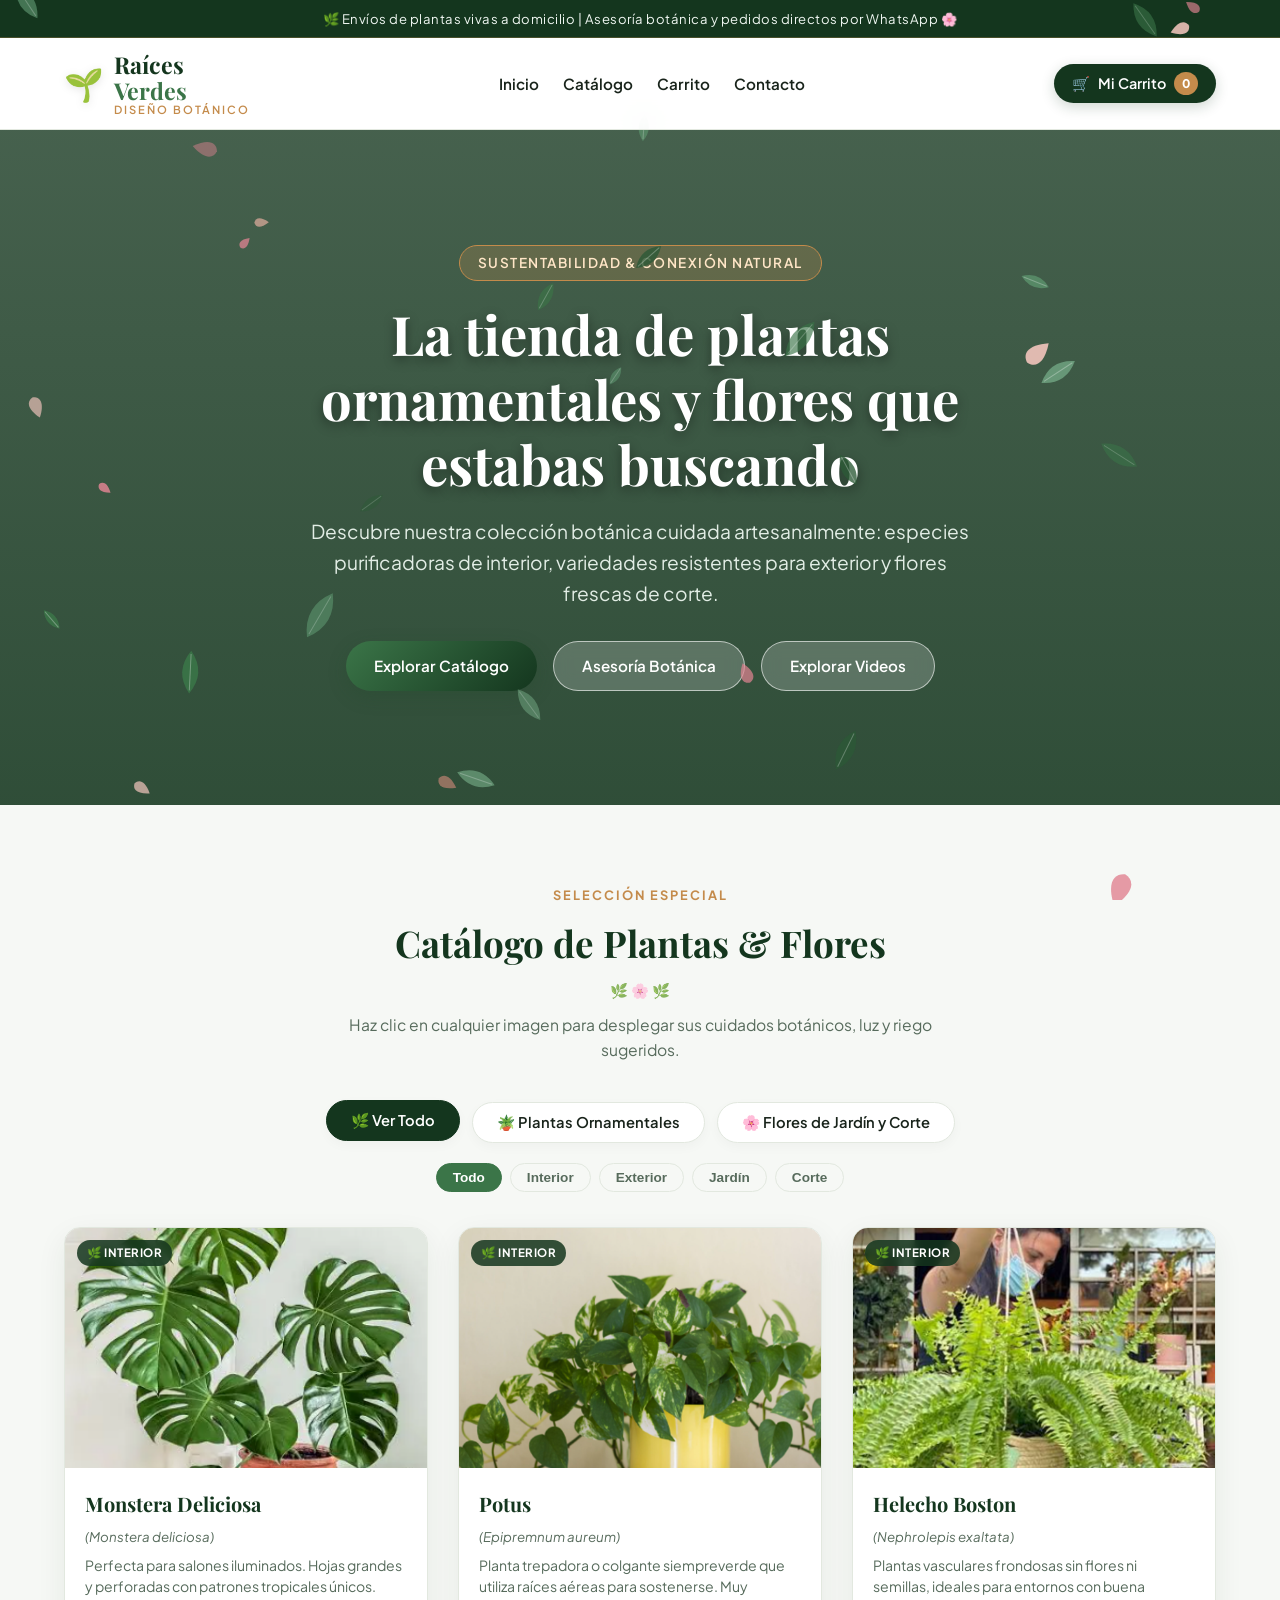
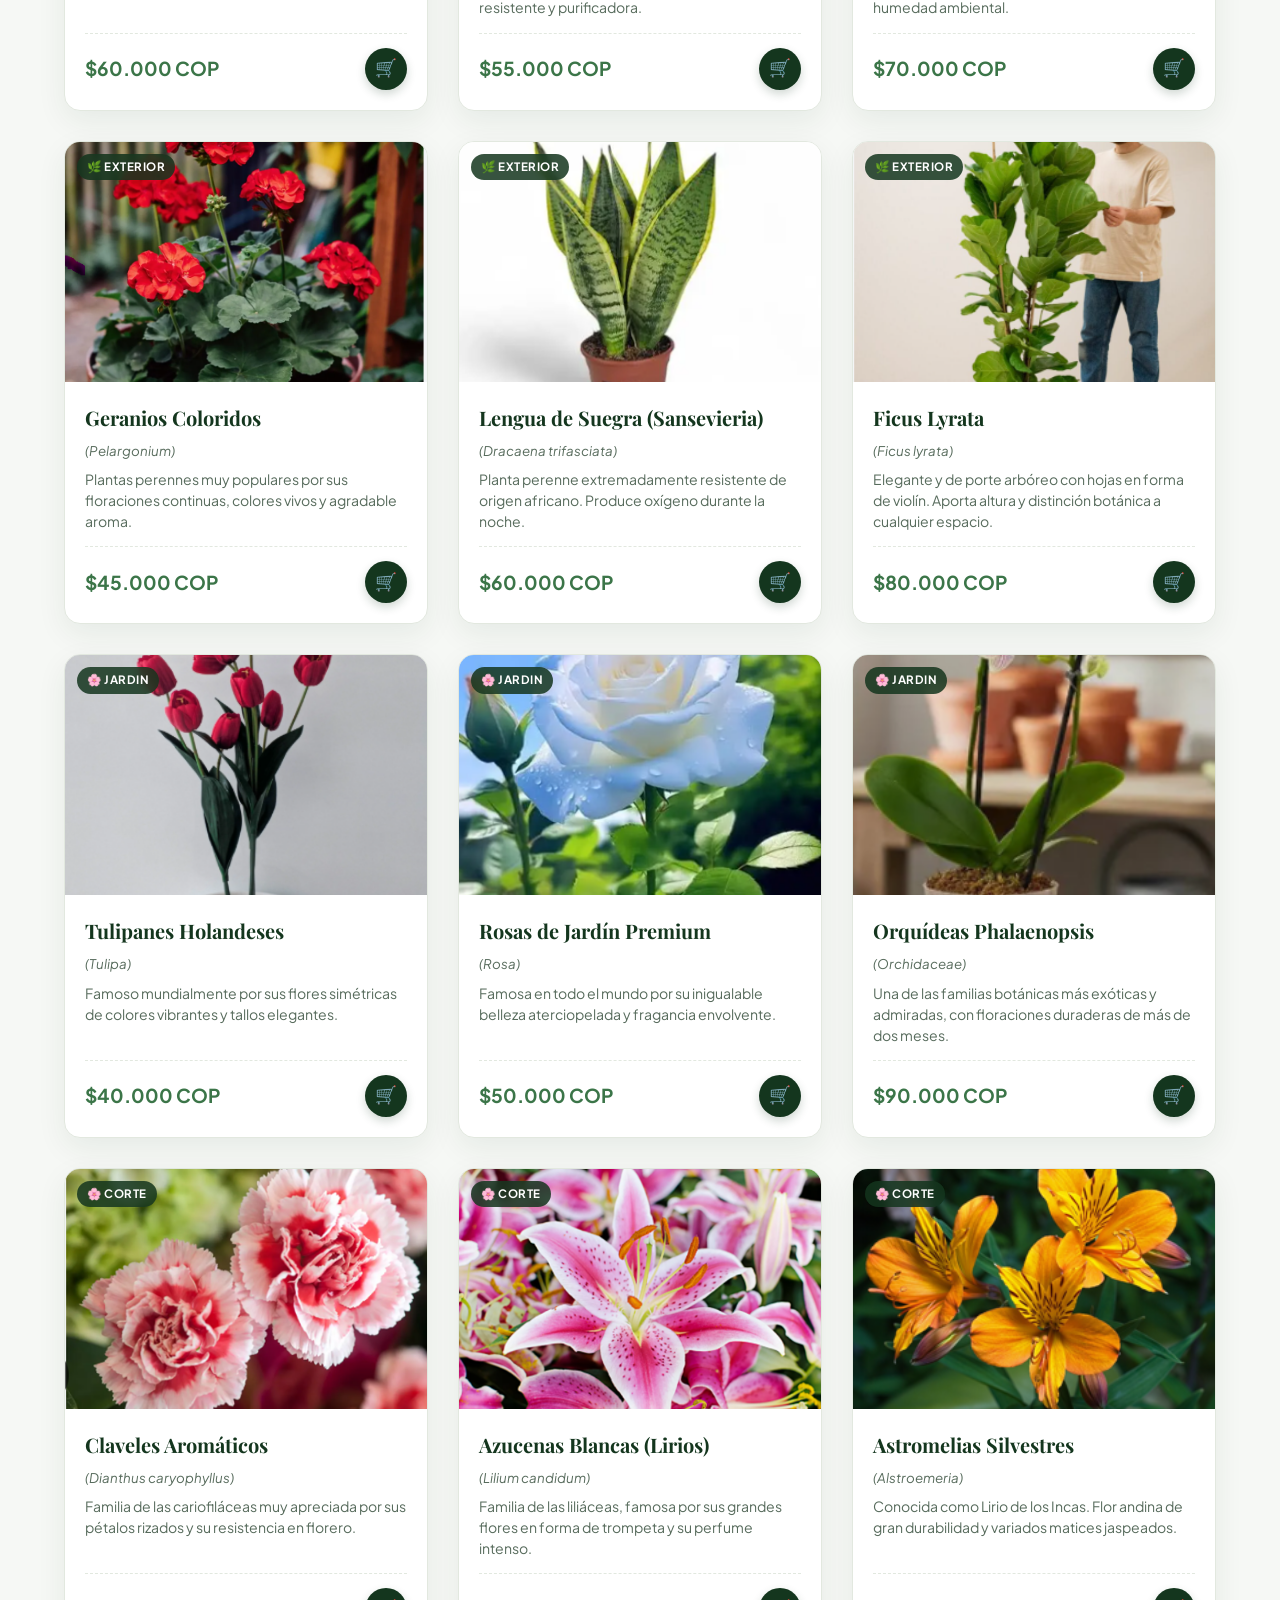
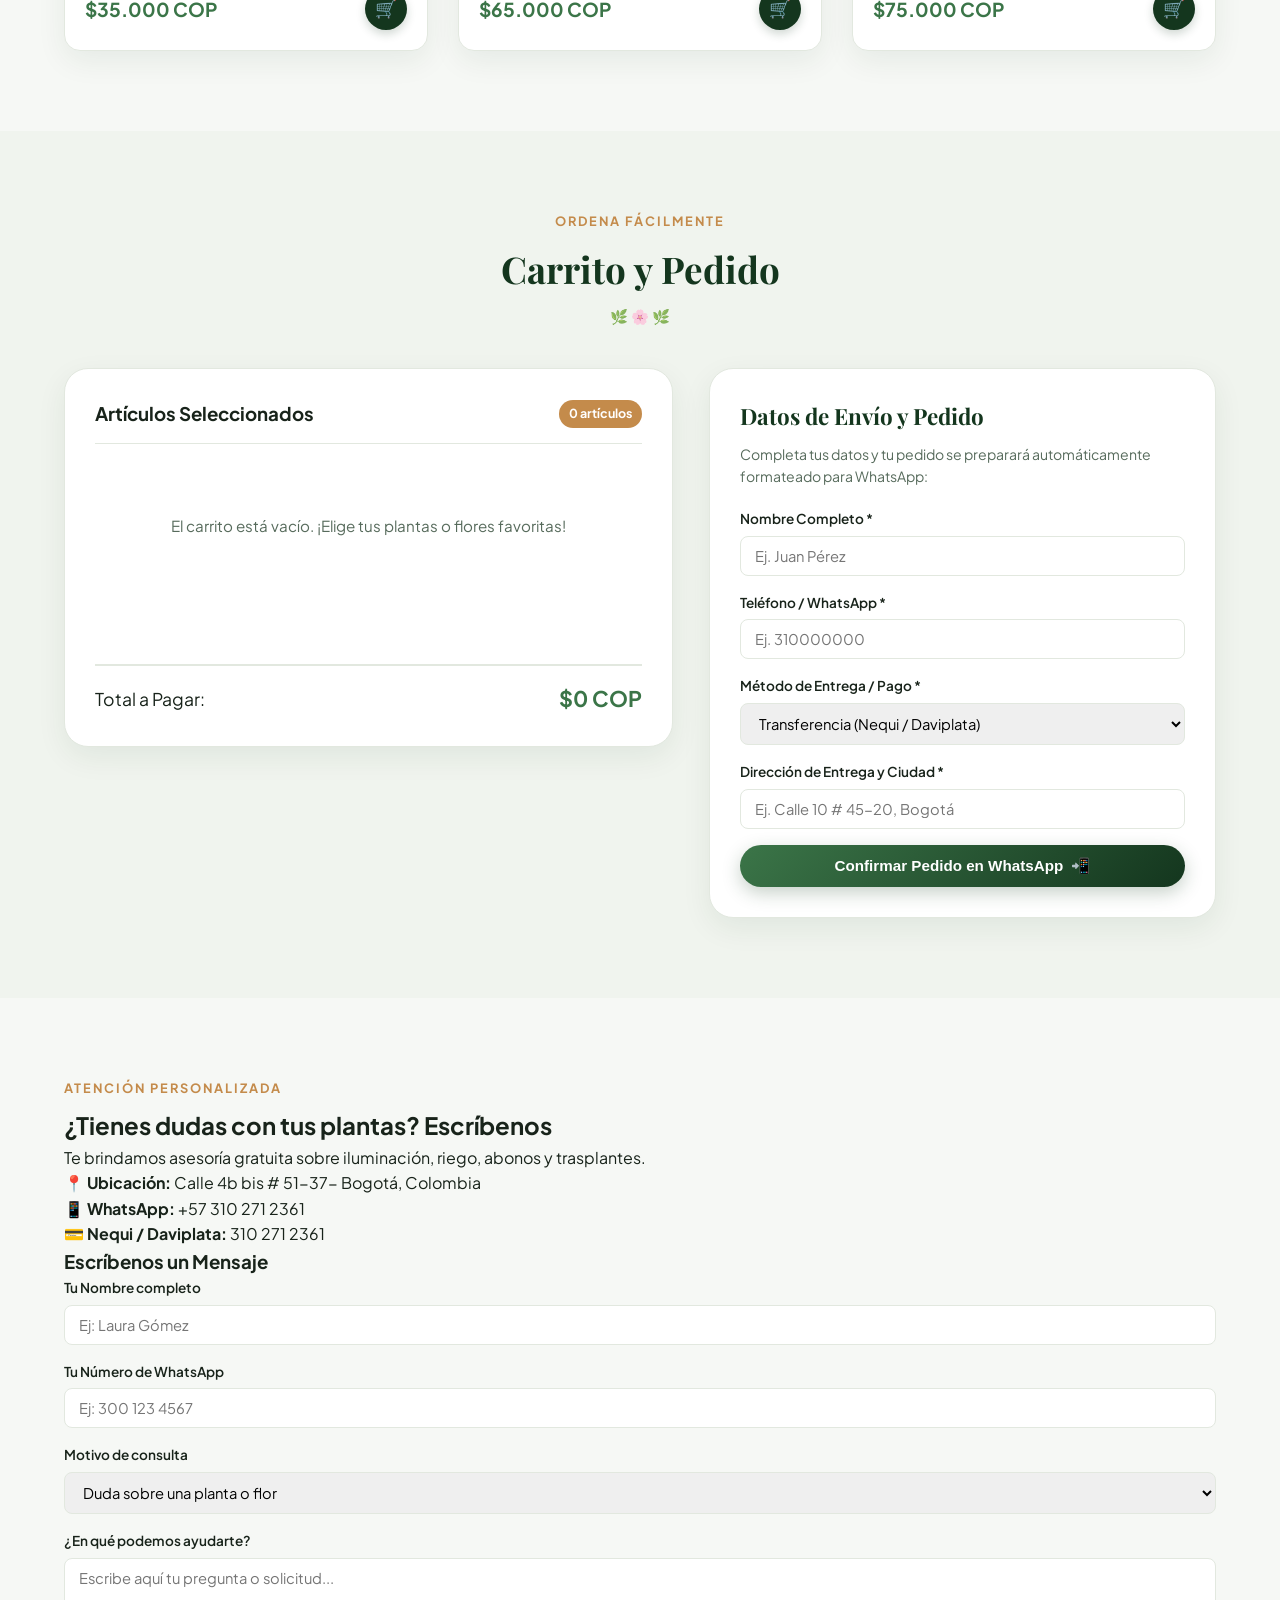
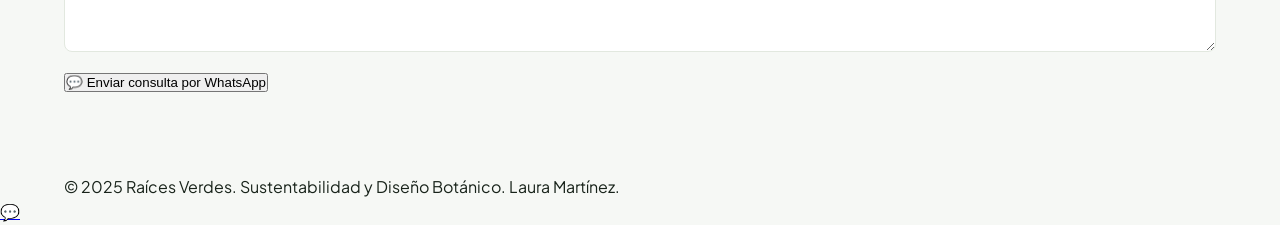
<file: index.html>
<!DOCTYPE html>
<html lang="es">
<head>
  <meta charset="UTF-8">
  <meta name="viewport" content="width=device-width, initial-scale=1.0">
  <title>Raíces Verdes | Tienda de Plantas y Flores</title>
  <meta name="description" content="Sustentabilidad y diseño botánico. Plantas ornamentales de interior y exterior, flores frescas y asesoría botánica.">
  <link rel="preconnect" href="https://fonts.googleapis.com">
  <link rel="preconnect" href="https://fonts.gstatic.com" crossorigin>
  <link href="https://fonts.googleapis.com/css2?family=Playfair+Display:ital,wght@0,500;0,600;0,700;1,400&family=Plus+Jakarta+Sans:wght@300;400;500;600;700&display=swap" rel="stylesheet">
  <link rel="stylesheet" href="style.css">
</head>
<body>

  <!--  hojas y pétalos flotantes -->
  <canvas id="canvas-petalos" aria-hidden="true"></canvas>

  <!-- Barra superior botánica -->
  <aside class="barra-anuncio">
    <p>🌿 Envíos de plantas vivas a domicilio | Asesoría botánica y pedidos directos por WhatsApp 🌸</p>
  </aside>

  <!-- Encabezado / Navbar -->
  <header class="sitio-header">
    <div class="header-container">
      <a href="#inicio" class="logo">
        <span class="logo-icono">🌱</span>
        <div class="logo-texto">
          Raíces<span>Verdes</span>
          <small>Diseño Botánico</small>
        </div>
      </a>

      <nav class="navegacion-principal" aria-label="Navegación principal">
        <ul>
          <li><a href="#inicio">Inicio</a></li>
          <li><a href="#catalogo">Catálogo</a></li>
          <li><a href="#carrito-seccion">Carrito</a></li>
          <li><a href="#contacto">Contacto</a></li>
        </ul>
      </nav>

      <div class="header-acciones">
        <a href="#carrito-seccion" class="btn-carrito-header" aria-label="Ver carrito">
          <span class="icono-bolsa">🛒</span>
          <span class="carrito-texto">Mi Carrito</span>
          <span class="badge" id="cart-counter">0</span>
        </a>
      </div>
    </div>
  </header>

  <!-- HERO SECTION -->
  <section id="inicio" class="seccion-hero">
    <div class="hero-overlay"></div>
    <div class="hero-contenido">
      <span class="hero-tag">Sustentabilidad & Conexión Natural</span>
      <h1>La tienda de plantas ornamentales y flores que estabas buscando</h1>
      <p>
        Descubre nuestra colección botánica cuidada artesanalmente: especies purificadoras de interior, variedades resistentes para exterior y flores frescas de corte.
      </p>
      <div class="hero-botones">
        <a href="#catalogo" class="boton-accion">Explorar Catálogo</a>
        <a href="#contacto" class="boton-secundario">Asesoría Botánica</a>
        <a href="videos.html" class="boton-secundario">Explorar Videos</a>
      </div>
    </div>
  </section>

  <!-- SECCIÓN CATÁLOGO -->
  <section id="catalogo" class="seccion-catalogo">
    <div class="contenedor">
      
      <div class="encabezado-seccion">
        <span class="subtitulo-tag">Selección Especial</span>
        <h2 class="titulo-seccion">Catálogo de Plantas & Flores</h2>
        <p class="descripcion-seccion">Haz clic en cualquier imagen para desplegar sus cuidados botánicos, luz y riego sugeridos.</p>
      </div>

      <!-- Selector principal por pestañas -->
      <div class="filtros-principales">
        <button class="btn-tipo-cat activo" id="tab-todas" onclick="filtrarTipo('todas')">🌿 Ver Todo</button>
        <button class="btn-tipo-cat" id="tab-plantas" onclick="filtrarTipo('plantas')">🪴 Plantas Ornamentales</button>
        <button class="btn-tipo-cat" id="tab-flores" onclick="filtrarTipo('flores')">🌸 Flores de Jardín y Corte</button>
      </div>

      <!-- Subfiltros por ambiente -->
      <div class="subfiltros-grupo" id="subfiltros-contenedor">
        <!-- Generado dinámicamente -->
      </div>

      <!-- Grid dinámico de productos -->
      <div class="grid-productos" id="contenedor-productos">
        <!-- Inyectado por JavaScript -->
      </div>

    </div>
  </section>

  <!-- SECCIÓN CARRITO Y CHECKOUT WHATSAPP -->
  <section id="carrito-seccion" class="seccion-carrito">
    <div class="contenedor">
      
      <div class="encabezado-seccion">
        <span class="subtitulo-tag">Ordena Fácilmente</span>
        <h2 class="titulo-seccion">Carrito y Pedido</h2>
      </div>

      <div class="carrito-layout">
        
        <!-- Artículos seleccionados -->
        <div class="carrito-caja">
          <div class="carrito-caja-header">
            <h3>Artículos Seleccionados</h3>
            <span id="items-count-text" class="items-count-badge">0 items</span>
          </div>

          <ul id="lista-carrito" class="lista-carrito">
            <li class="carrito-vacio">Tu carrito está vacío. ¡Elige tus plantas o flores favoritas!</li>
          </ul>

          <div class="carrito-total-box">
            <span>Total a Pagar:</span>
            <strong class="precio-total">$<span id="total-precio">0</span> COP</strong>
          </div>
        </div>

        <!-- Formulario de despacho para WhatsApp -->
        <div class="checkout-caja">
          <h3>Datos de Envío y Pedido</h3>
          <p class="checkout-instruccion">
            Completa tus datos y tu pedido se preparará automáticamente formateado para WhatsApp:
          </p>

          <form id="form-checkout" onsubmit="enviarPedidoWhatsApp(event)">
            
            <div class="campo-grupo">
              <label for="cliente-nombre">Nombre Completo *</label>
              <input type="text" id="cliente-nombre" placeholder="Ej. Juan Pérez" required>
            </div>

            <div class="campo-grupo">
              <label for="cliente-telefono">Teléfono / WhatsApp *</label>
              <input type="tel" id="cliente-telefono" placeholder="Ej. 310000000" required>
            </div>

            <div class="campo-grupo">
              <label for="opciones-entrega">Método de Entrega / Pago *</label>
              <select id="opciones-entrega" onchange="verificarEntrega()">
                <option value="Transferencia ">Transferencia  (Nequi / Daviplata)</option>
                <option value="Pago Contraentrega">Pago Contraentrega (Domicilio)</option>
                <option value="Recoger en Tienda">Recoger en Tienda (Calle 4b bis # 51-37 Bogotá)</option>
              </select>
            </div>

            <div class="campo-grupo" id="grupo-direccion">
              <label for="cliente-direccion">Dirección de Entrega y Ciudad *</label>
              <input type="text" id="cliente-direccion" placeholder="Ej. Calle 10 # 45-20, Bogotá" required>
            </div>

            <button type="submit" class="boton-enviar full-width">
              <span>Confirmar Pedido en WhatsApp</span> 📲
            </button>
          </form>
        </div>

      </div>

    </div>
  </section>

  <!-- SECCIÓN CONTACTO Y ASESORÍA -->
  <section id="contacto" class="seccion-contacto">
    <div class="contenedor contacto-wrapper">
      
      <div class="contacto-info">
        <span class="subtitulo-tag">Atención Personalizada</span>
        <h2>¿Tienes dudas con tus plantas? Escríbenos</h2>
        <p>Te brindamos asesoría gratuita sobre iluminación, riego, abonos y trasplantes.</p>

        <div class="contacto-datos">
          <p>📍 <strong>Ubicación:</strong> Calle 4b bis # 51-37- Bogotá, Colombia</p>
          <p>📱 <strong>WhatsApp:</strong> +57 310 271 2361</p>
          <p>💳 <strong>Nequi / Daviplata:</strong> 310 271 2361</p>
        </div>
      </div>

      <div class="contacto-form-caja">
        <h3>Escríbenos un Mensaje</h3>
        <form id="formulario-contacto" class="formulario-contacto">
  <div class="campo-grupo">
    <label for="nombre-contacto">Tu Nombre completo</label>
    <input 
      type="text" 
      id="nombre-contacto" 
      name="nombre" 
      placeholder="Ej: Laura Gómez" 
      required 
    />
  </div>

  <div class="campo-grupo">
    <label for="telefono-contacto">Tu Número de WhatsApp</label>
    <input 
      type="tel" 
      id="telefono-contacto" 
      name="telefono" 
      placeholder="Ej: 300 123 4567" 
      required 
    />
  </div>

  <div class="campo-grupo">
    <label for="asunto-contacto">Motivo de consulta</label>
    <select id="asunto-contacto" name="asunto">
      <option value="Duda sobre una planta o flor">Duda sobre una planta o flor</option>
      <option value="Consulta sobre cuidados">Consulta sobre cuidados</option>
      <option value="Pedido personalizado o evento">Pedido personalizado o evento</option>
      <option value="Otro motivo">Otro motivo</option>
    </select>
  </div>

  <div class="campo-grupo">
    <label for="mensaje-contacto">¿En qué podemos ayudarte?</label>
    <textarea 
      id="mensaje-contacto" 
      name="mensaje" 
      rows="4" 
      placeholder="Escribe aquí tu pregunta o solicitud..." 
      required
    ></textarea>
  </div>

  <button type="submit" class="boton-primario boton-bloque">
    💬 Enviar consulta por WhatsApp
  </button>
</form>

      </div>

    </div>
  </section>

  <!-- PIE DE PÁGINA -->
  <footer class="sitio-footer">
    <div class="contenedor">
      <p>&copy; 2025 Raíces Verdes. Sustentabilidad y Diseño Botánico. Laura Martínez.</p>
    </div>
  </footer>

  <!-- BOTÓN FLOTANTE WHATSAPP -->
  <a href="https://wa.me/573102712361?text=Hola%20Ra%C3%ADces%20Verdes,%20quisiera%20asesor%C3%ADa%20sobre%20sus%20plantas%20y%20flores." 
     id="floating-whatsapp" 
     class="floating-whatsapp" 
     target="_blank" 
     rel="noopener" 
     aria-label="Contactar por WhatsApp">
    <span>💬</span>
  </a>

  <!-- Notificación Toast -->
  <div id="toast-notificacion" class="toast-notificacion"></div>

  <script src="script.js"></script>
</body>
</html>
</file>
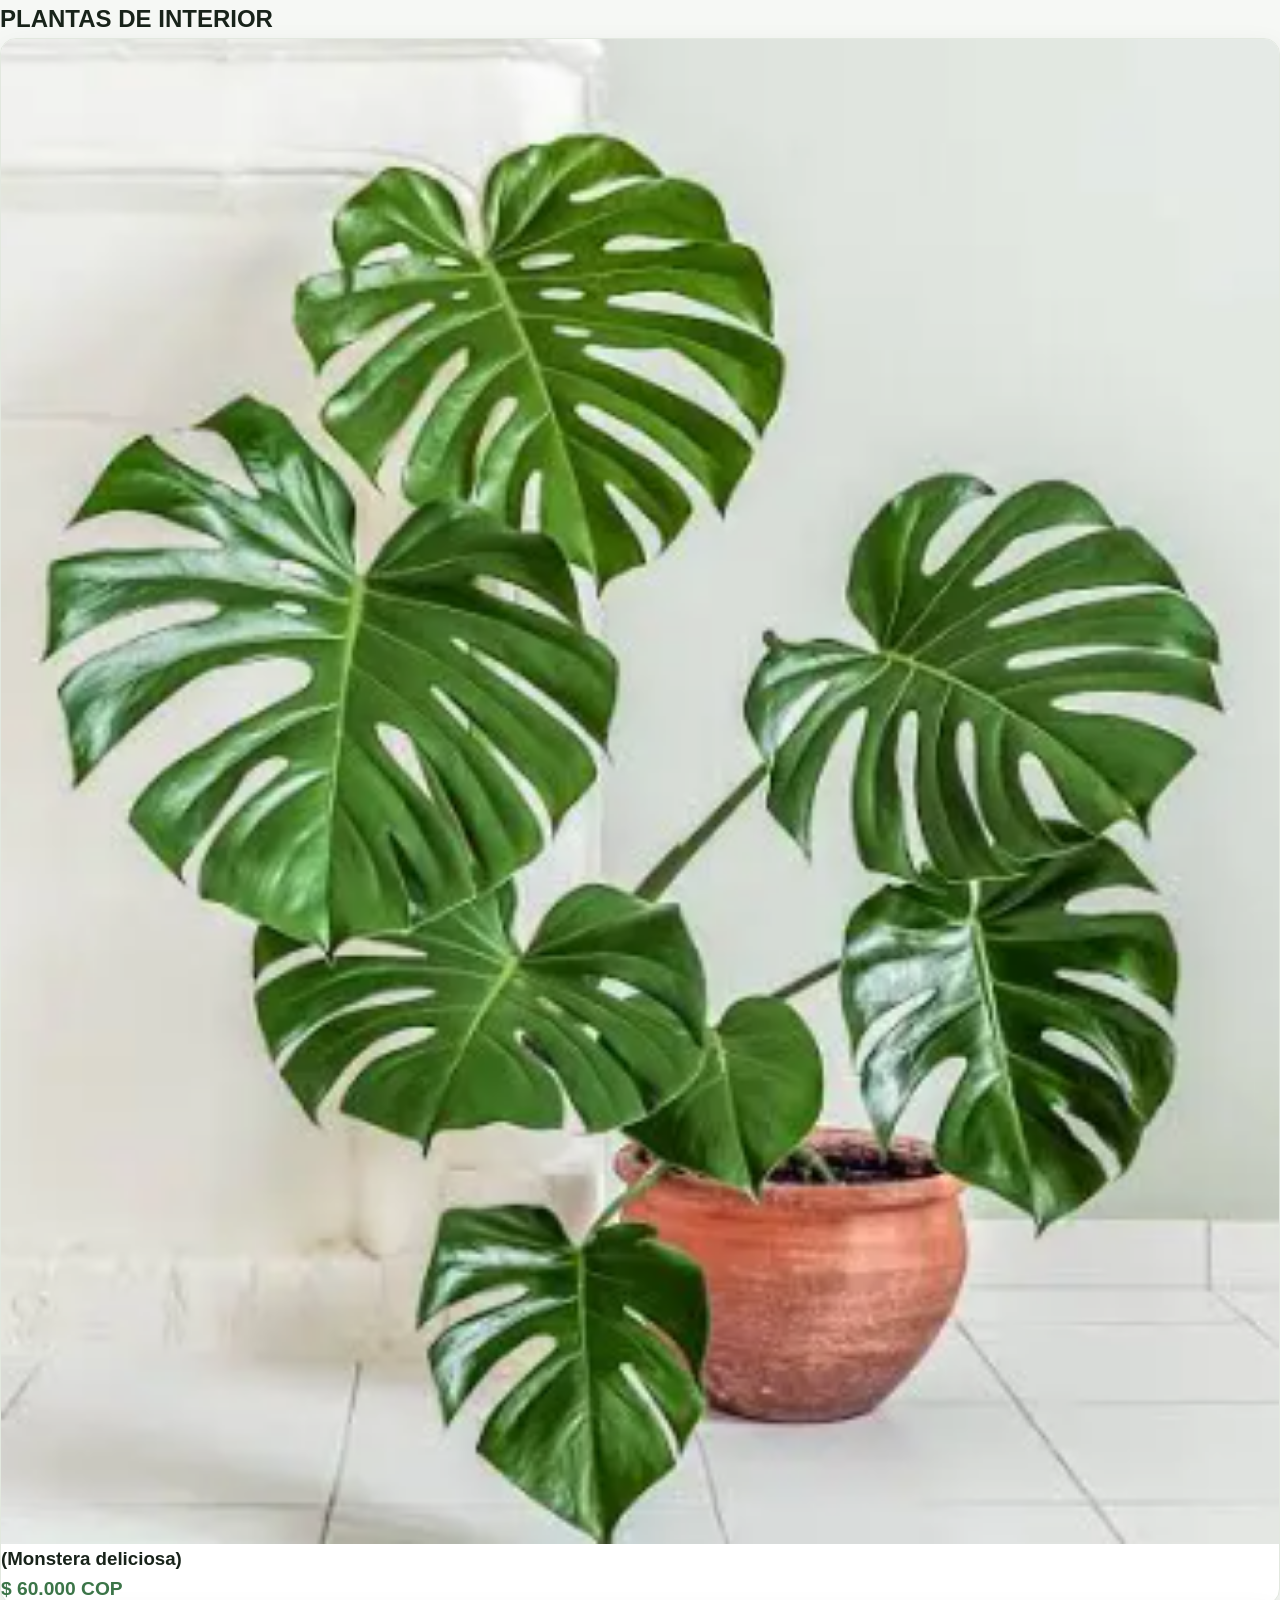
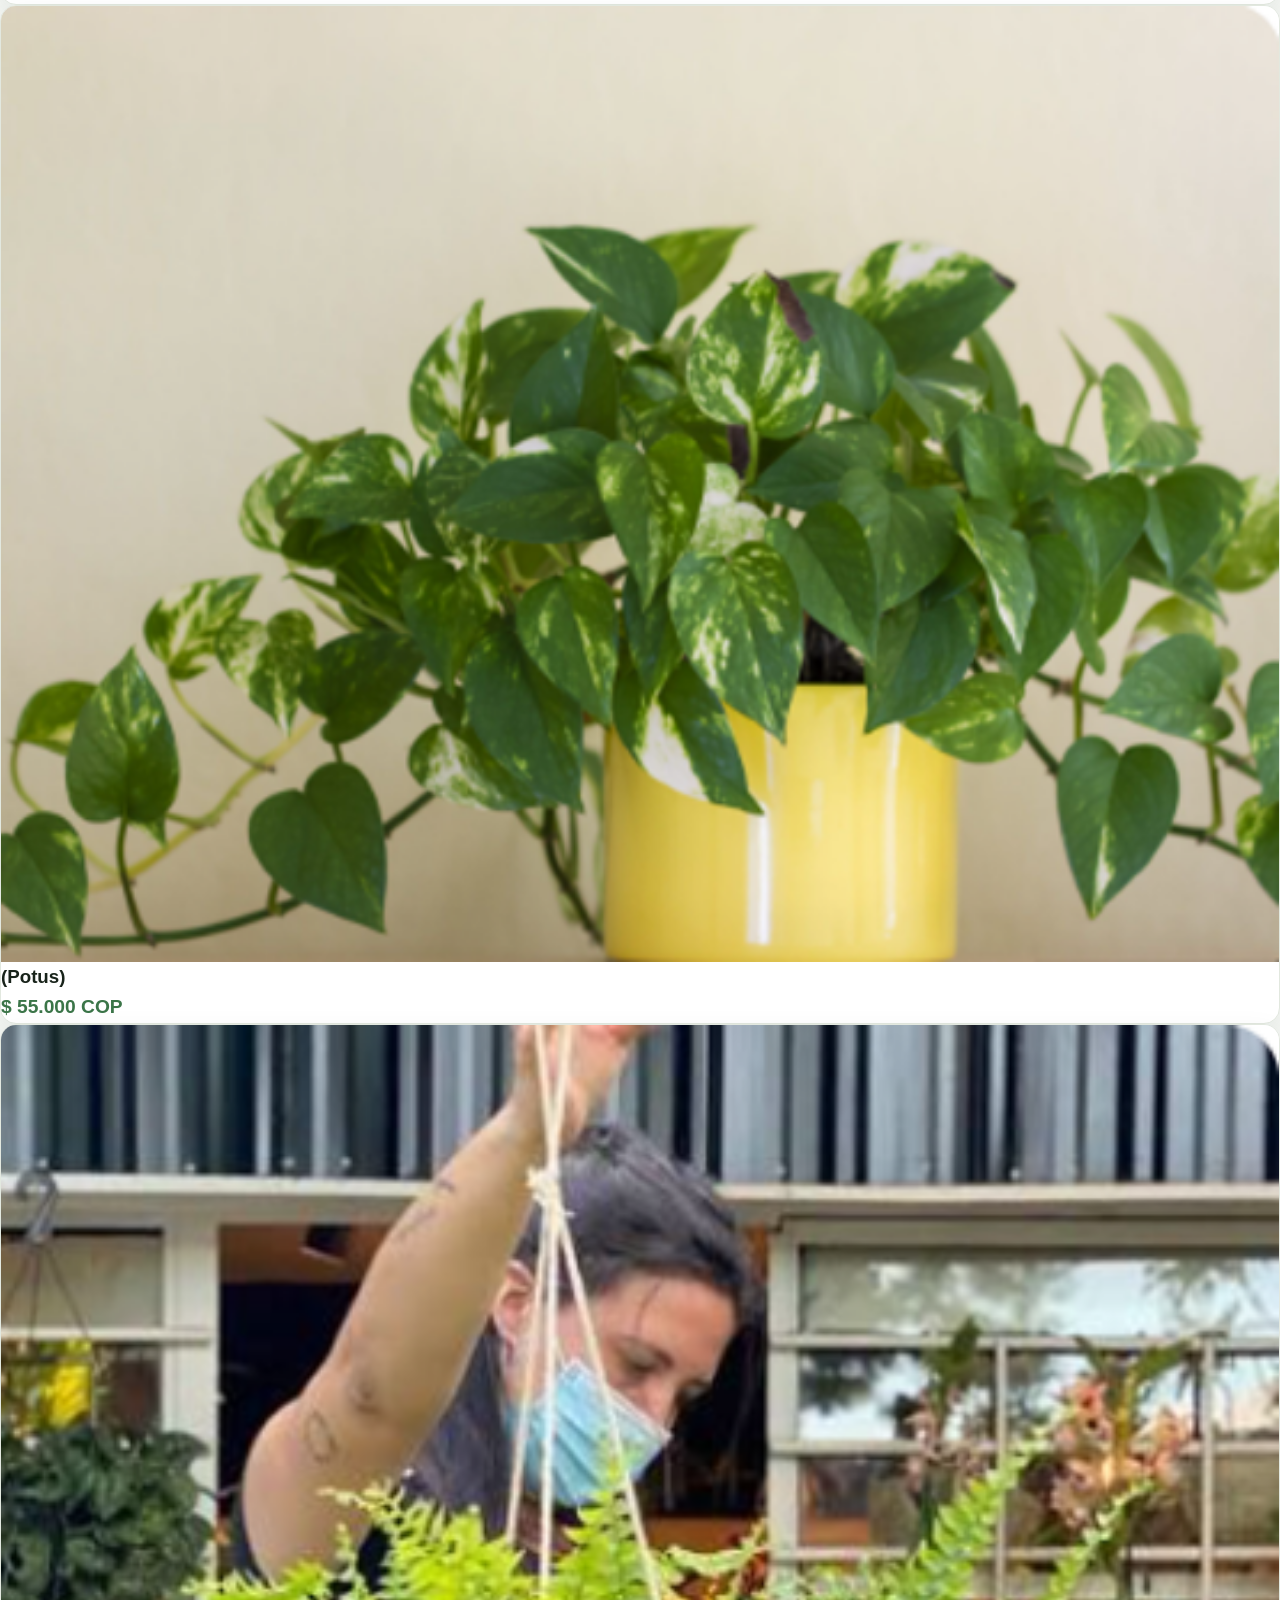
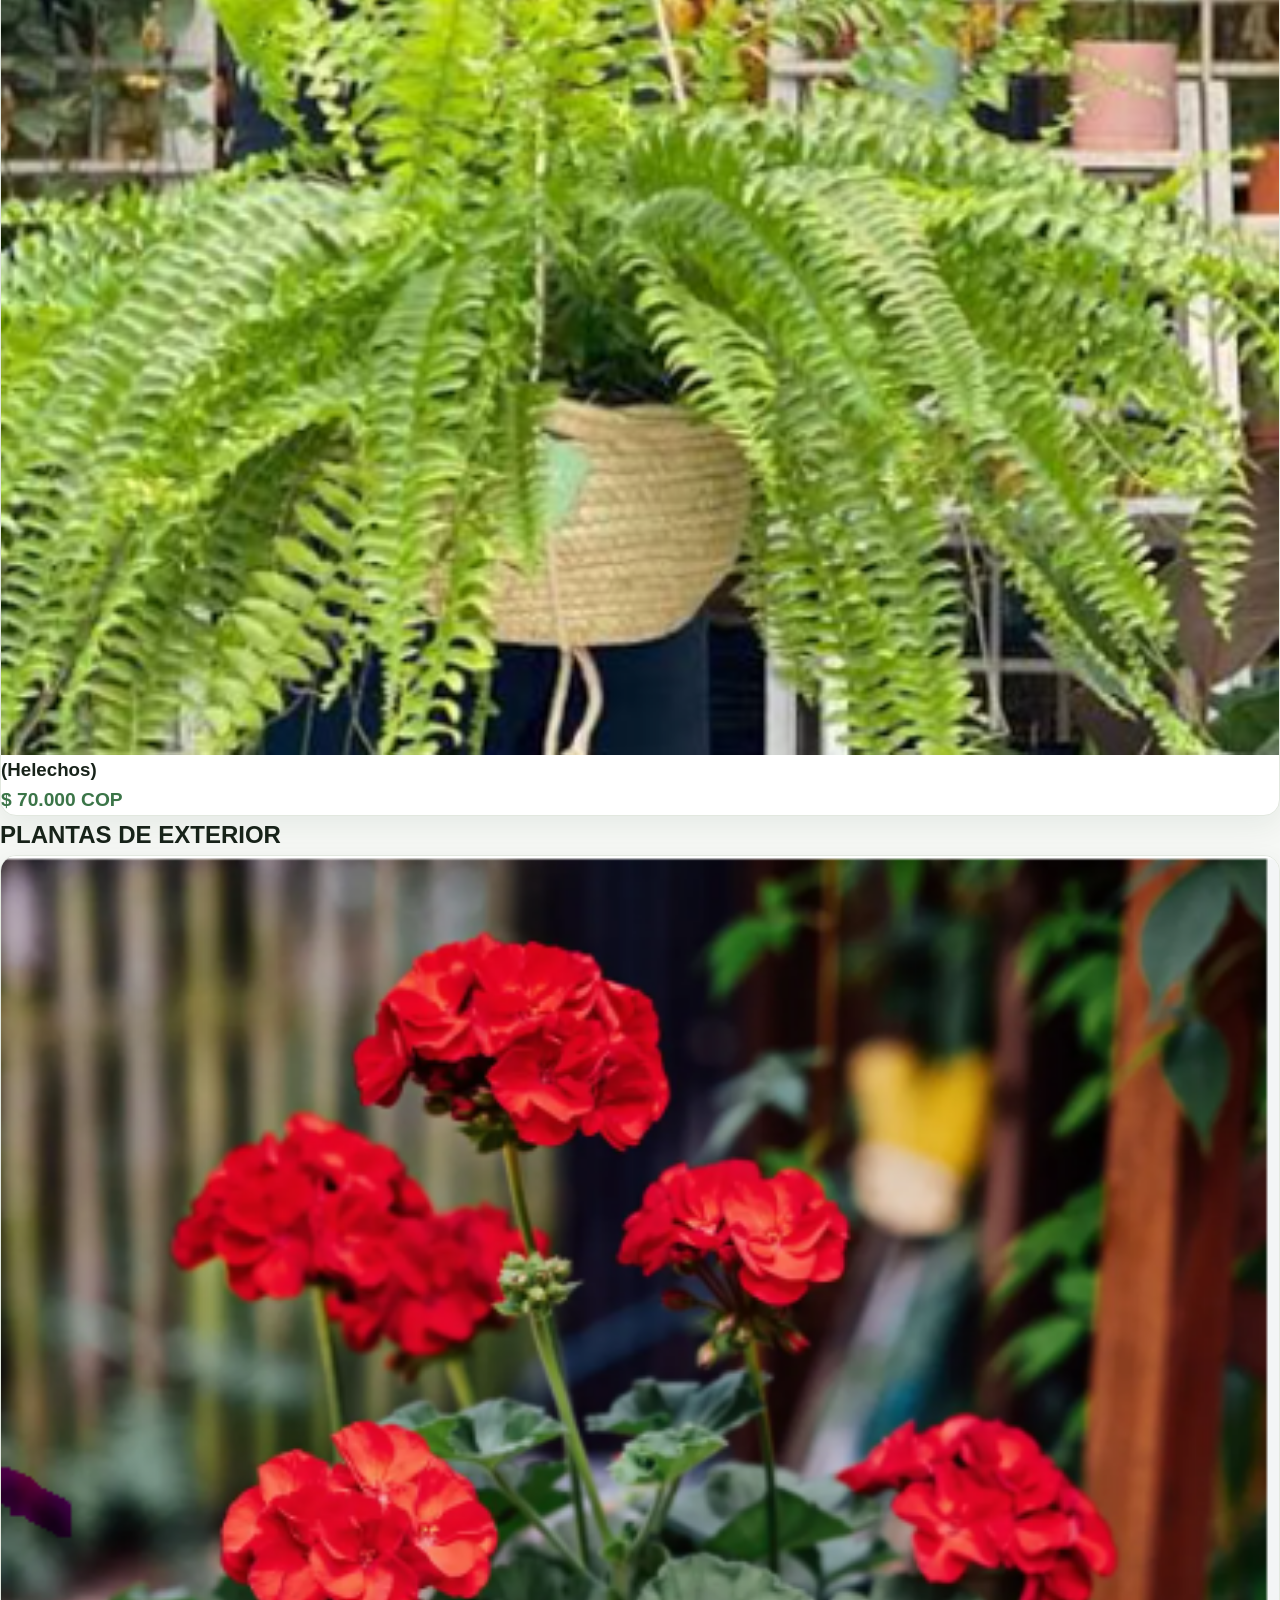
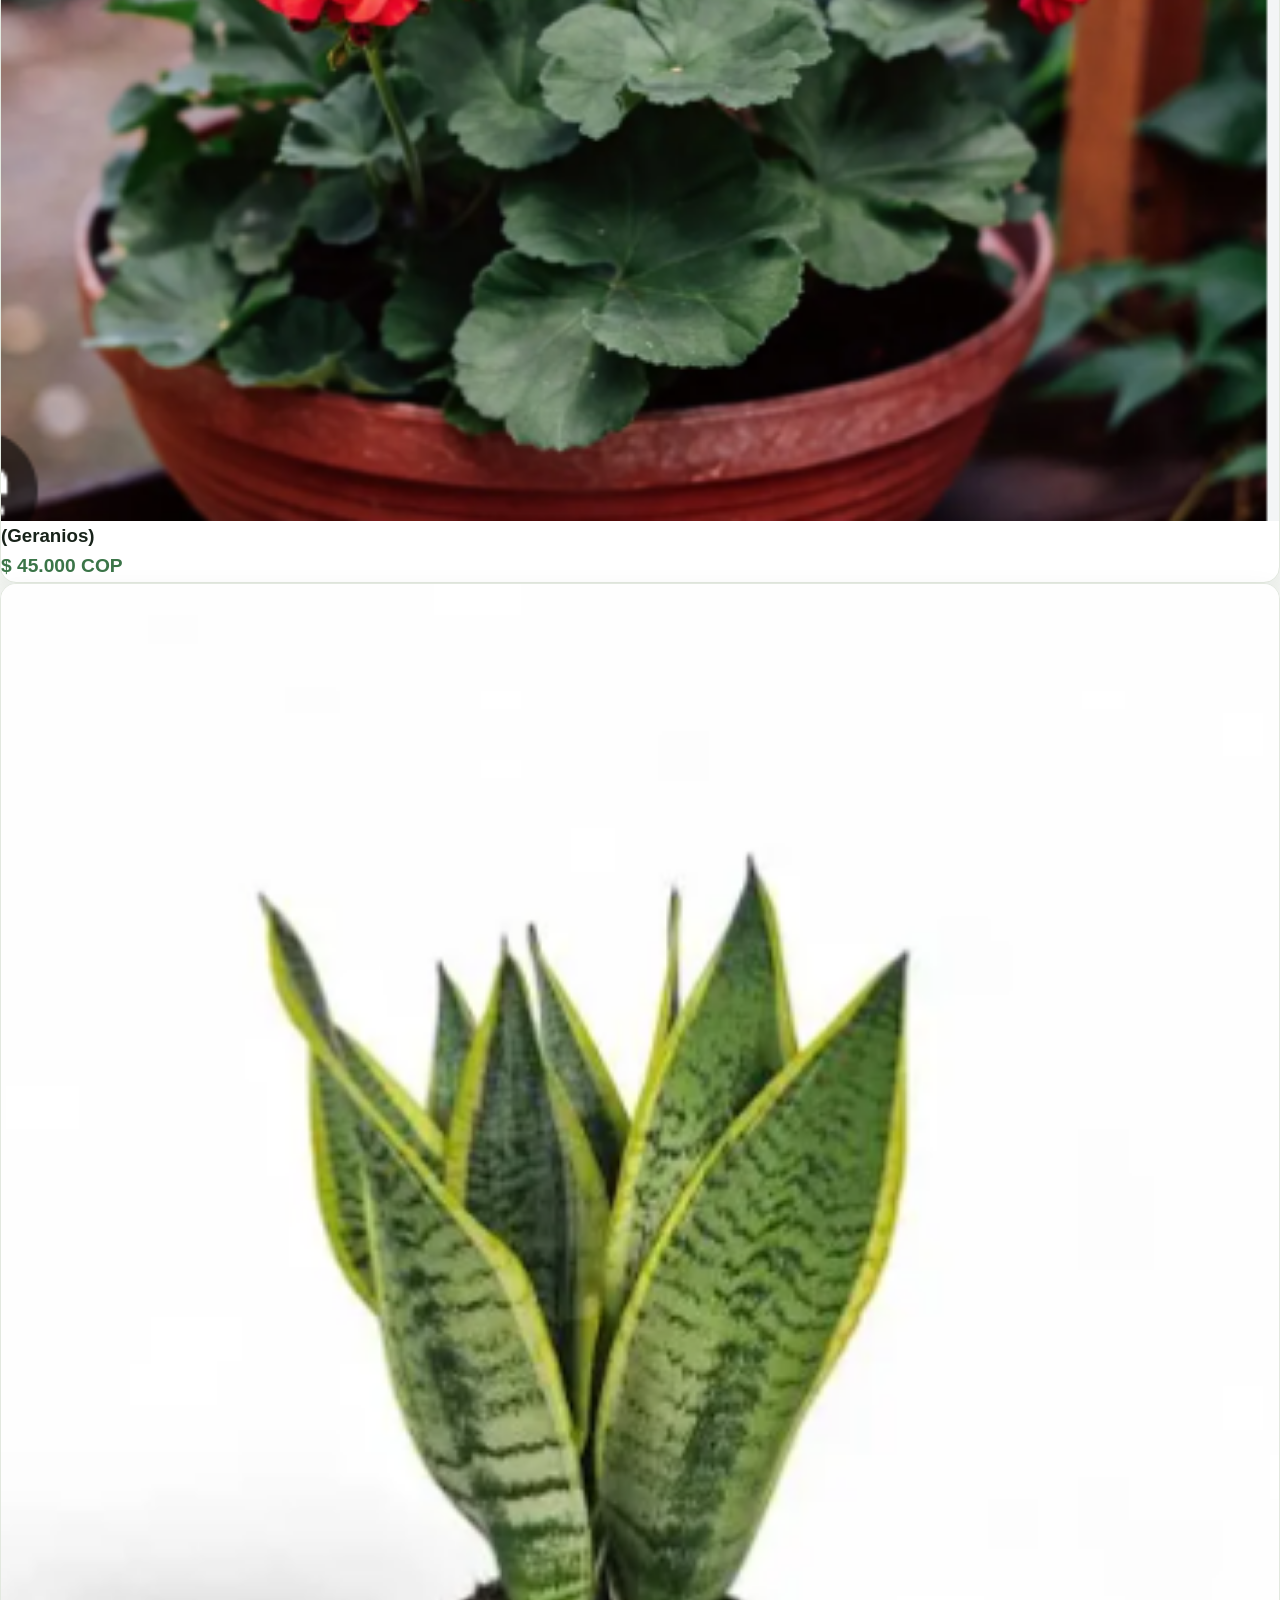
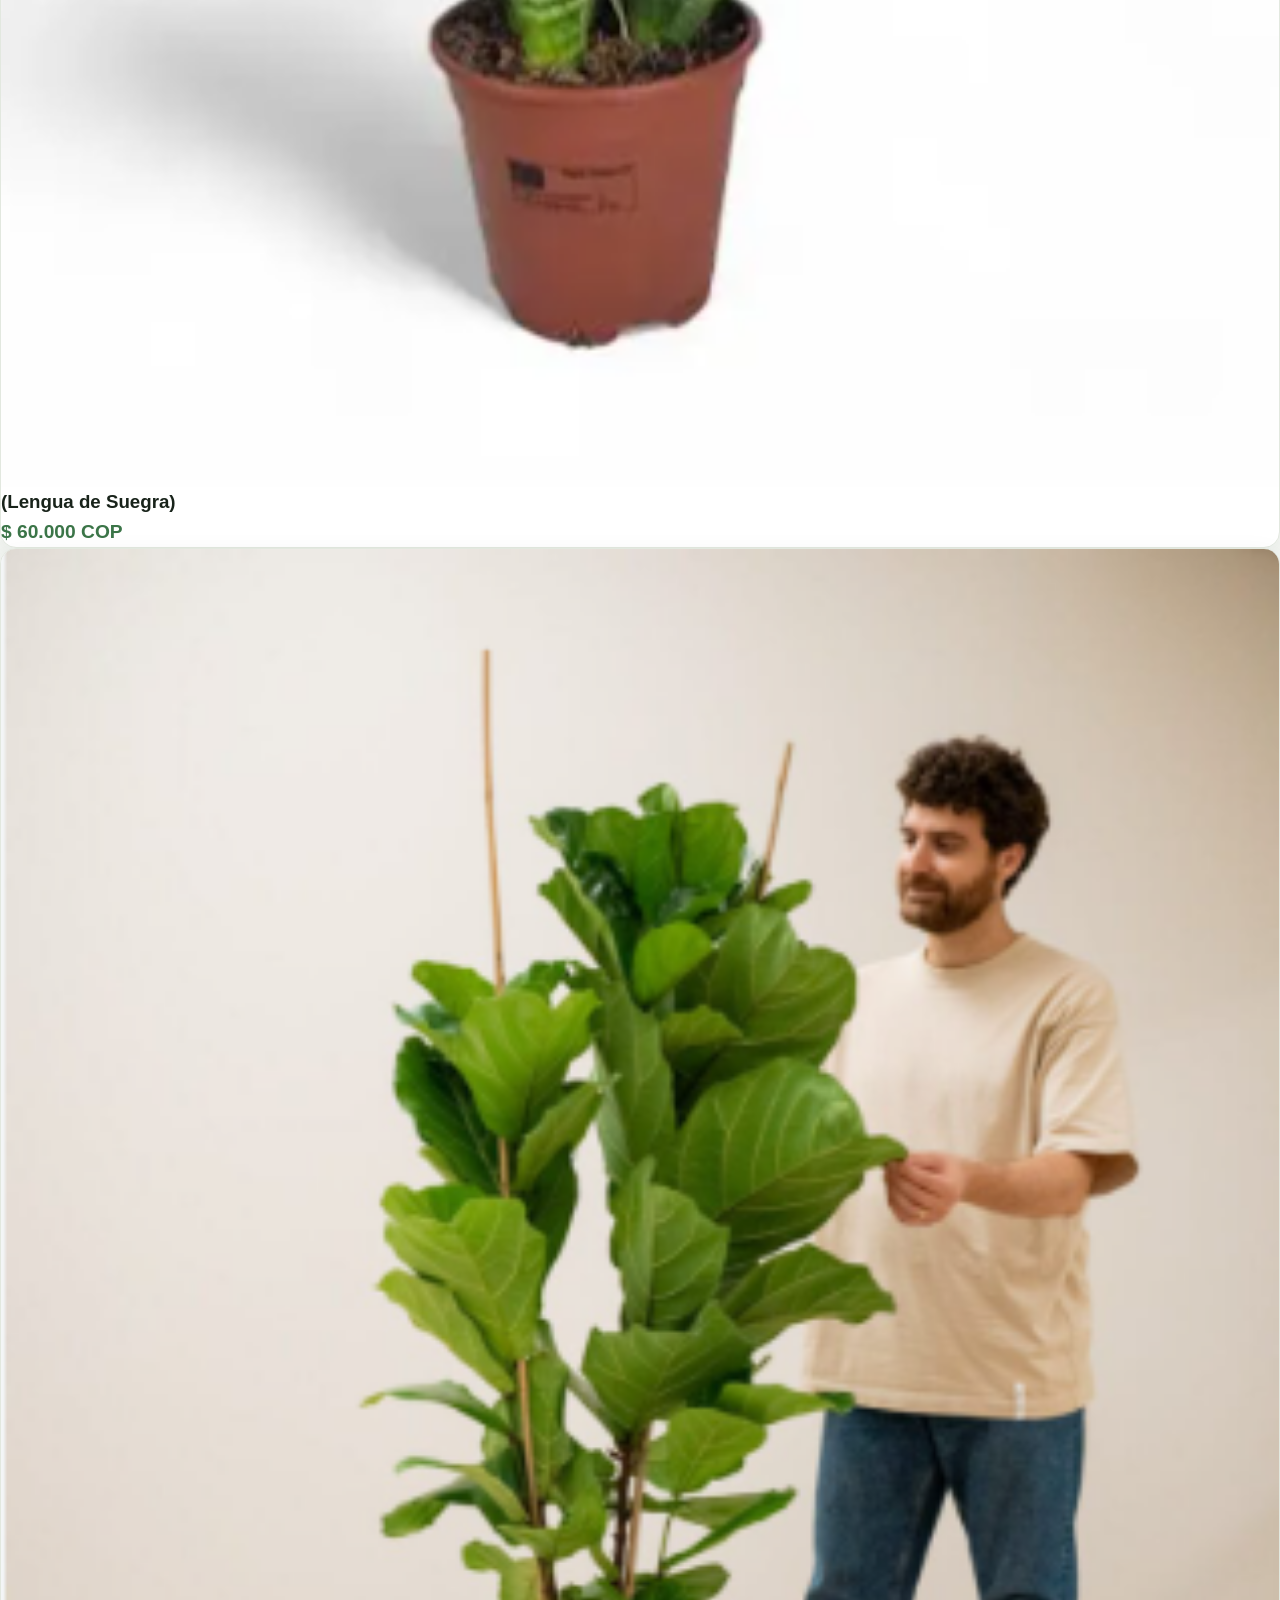
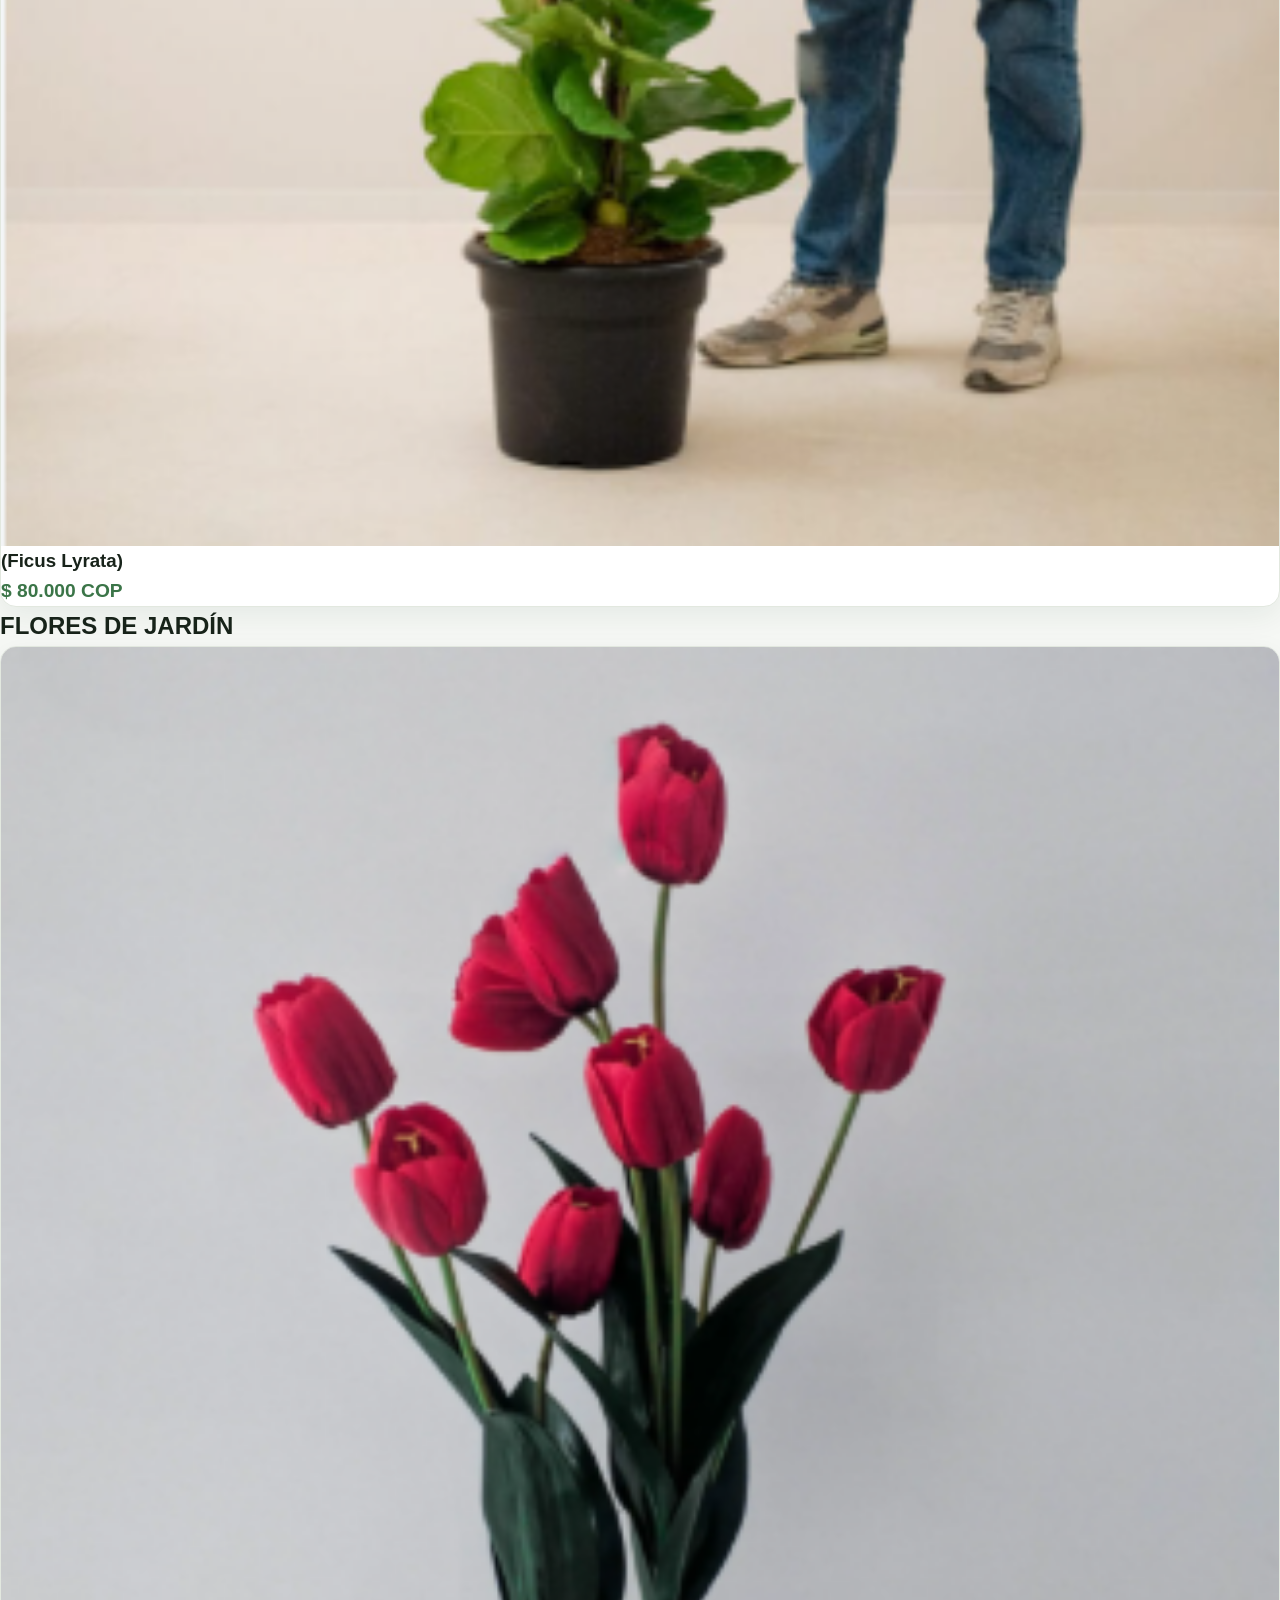
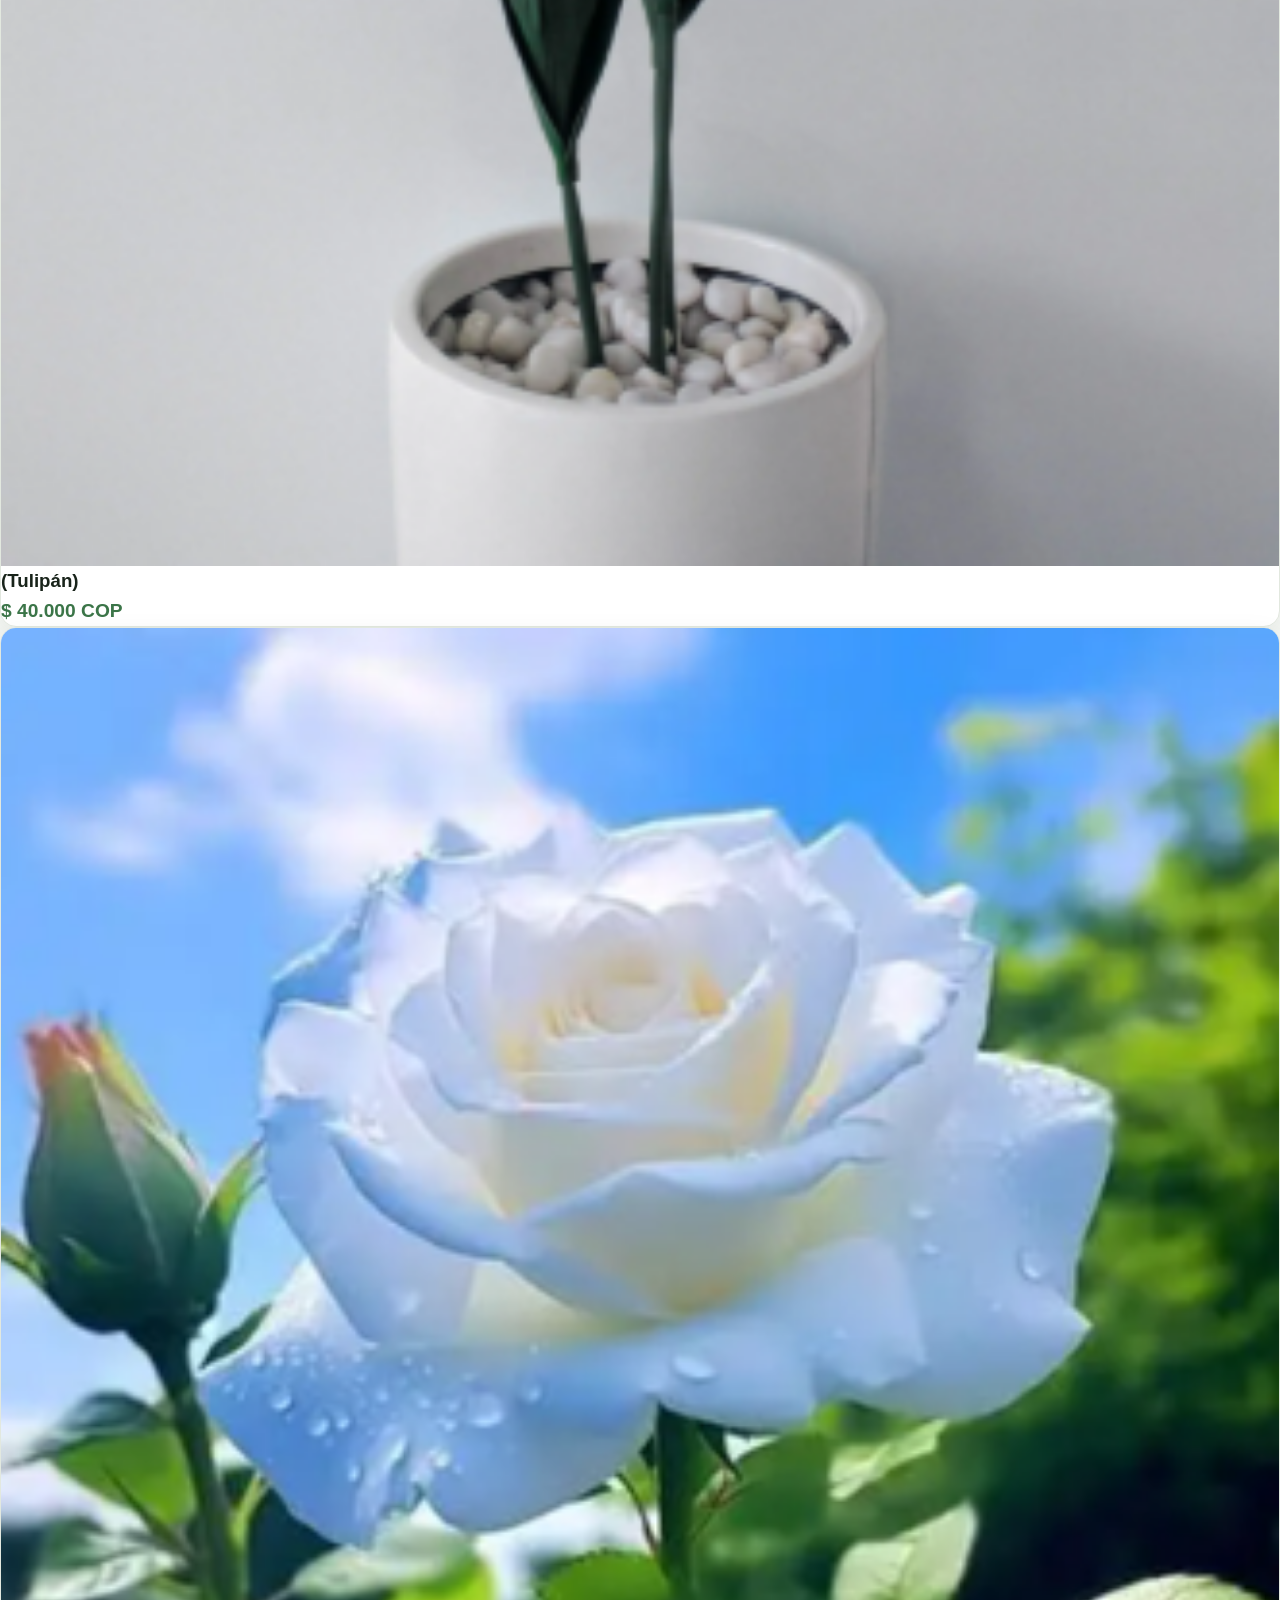
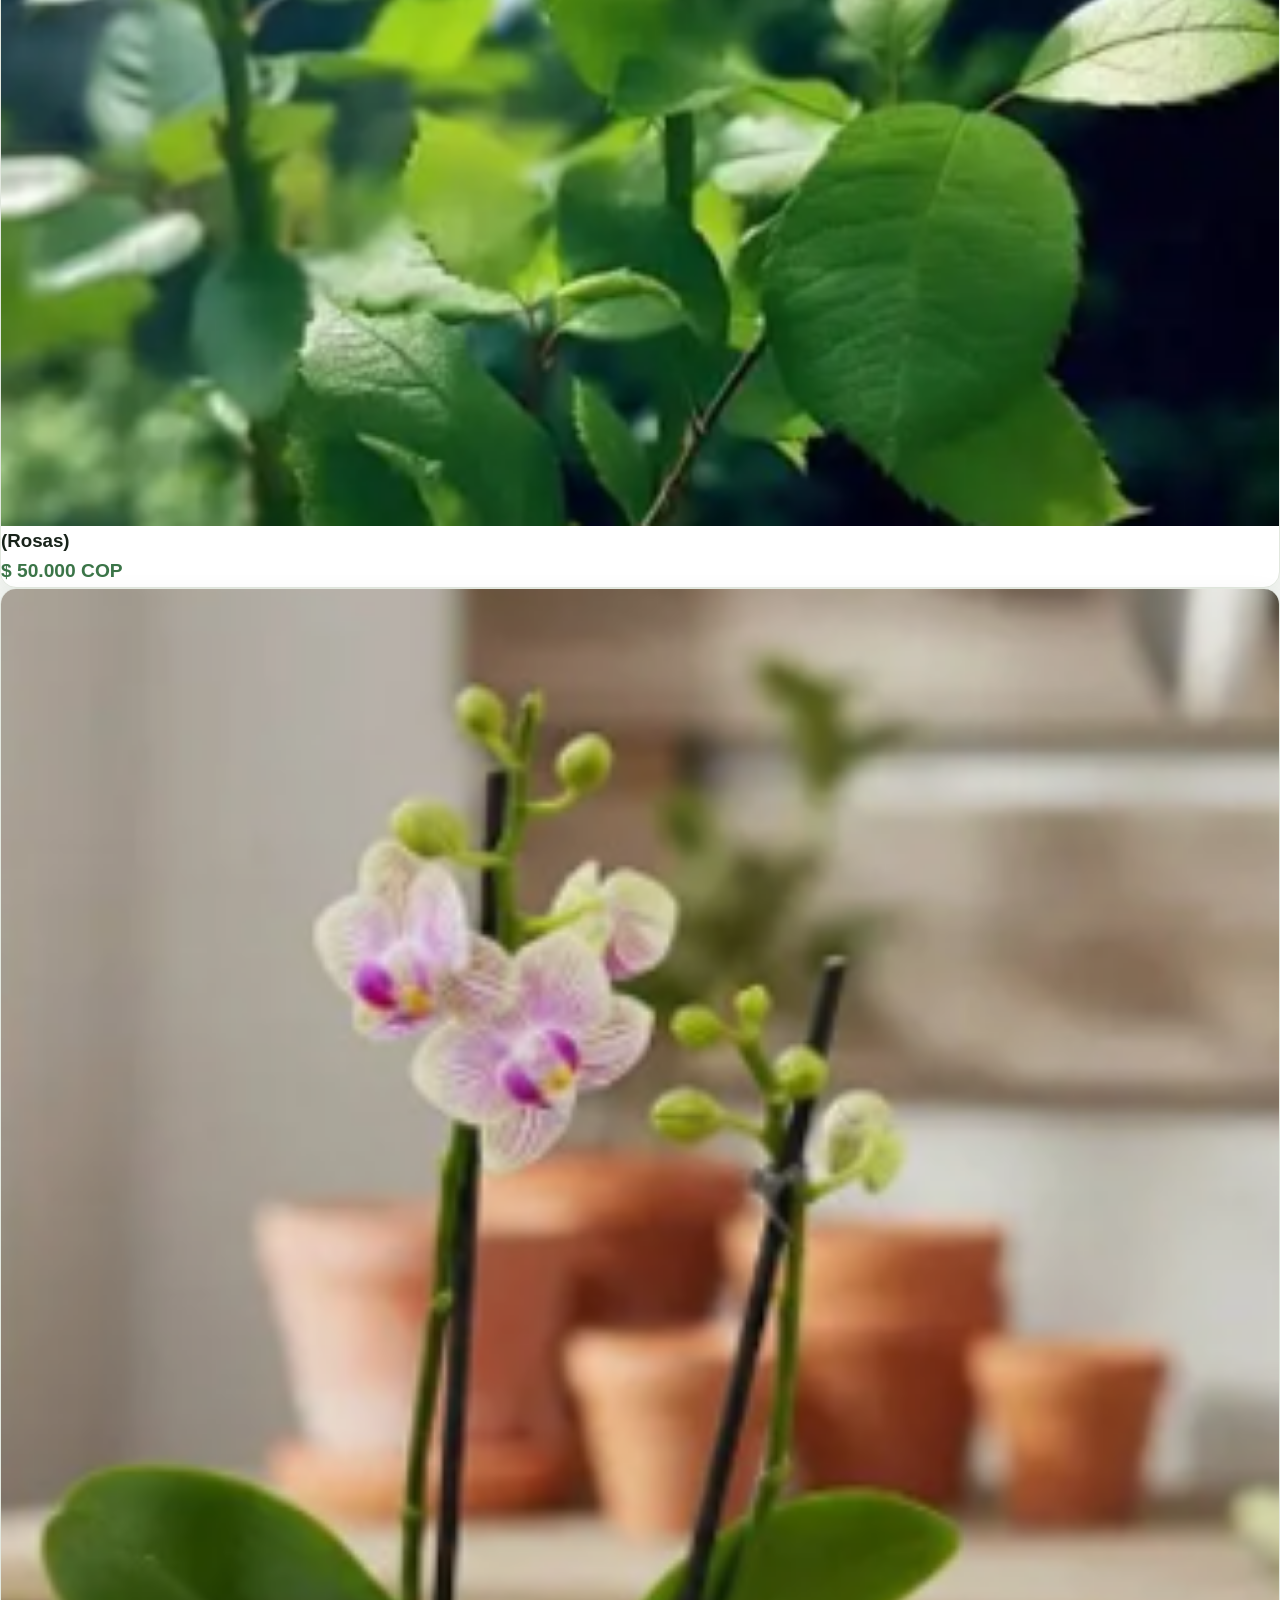
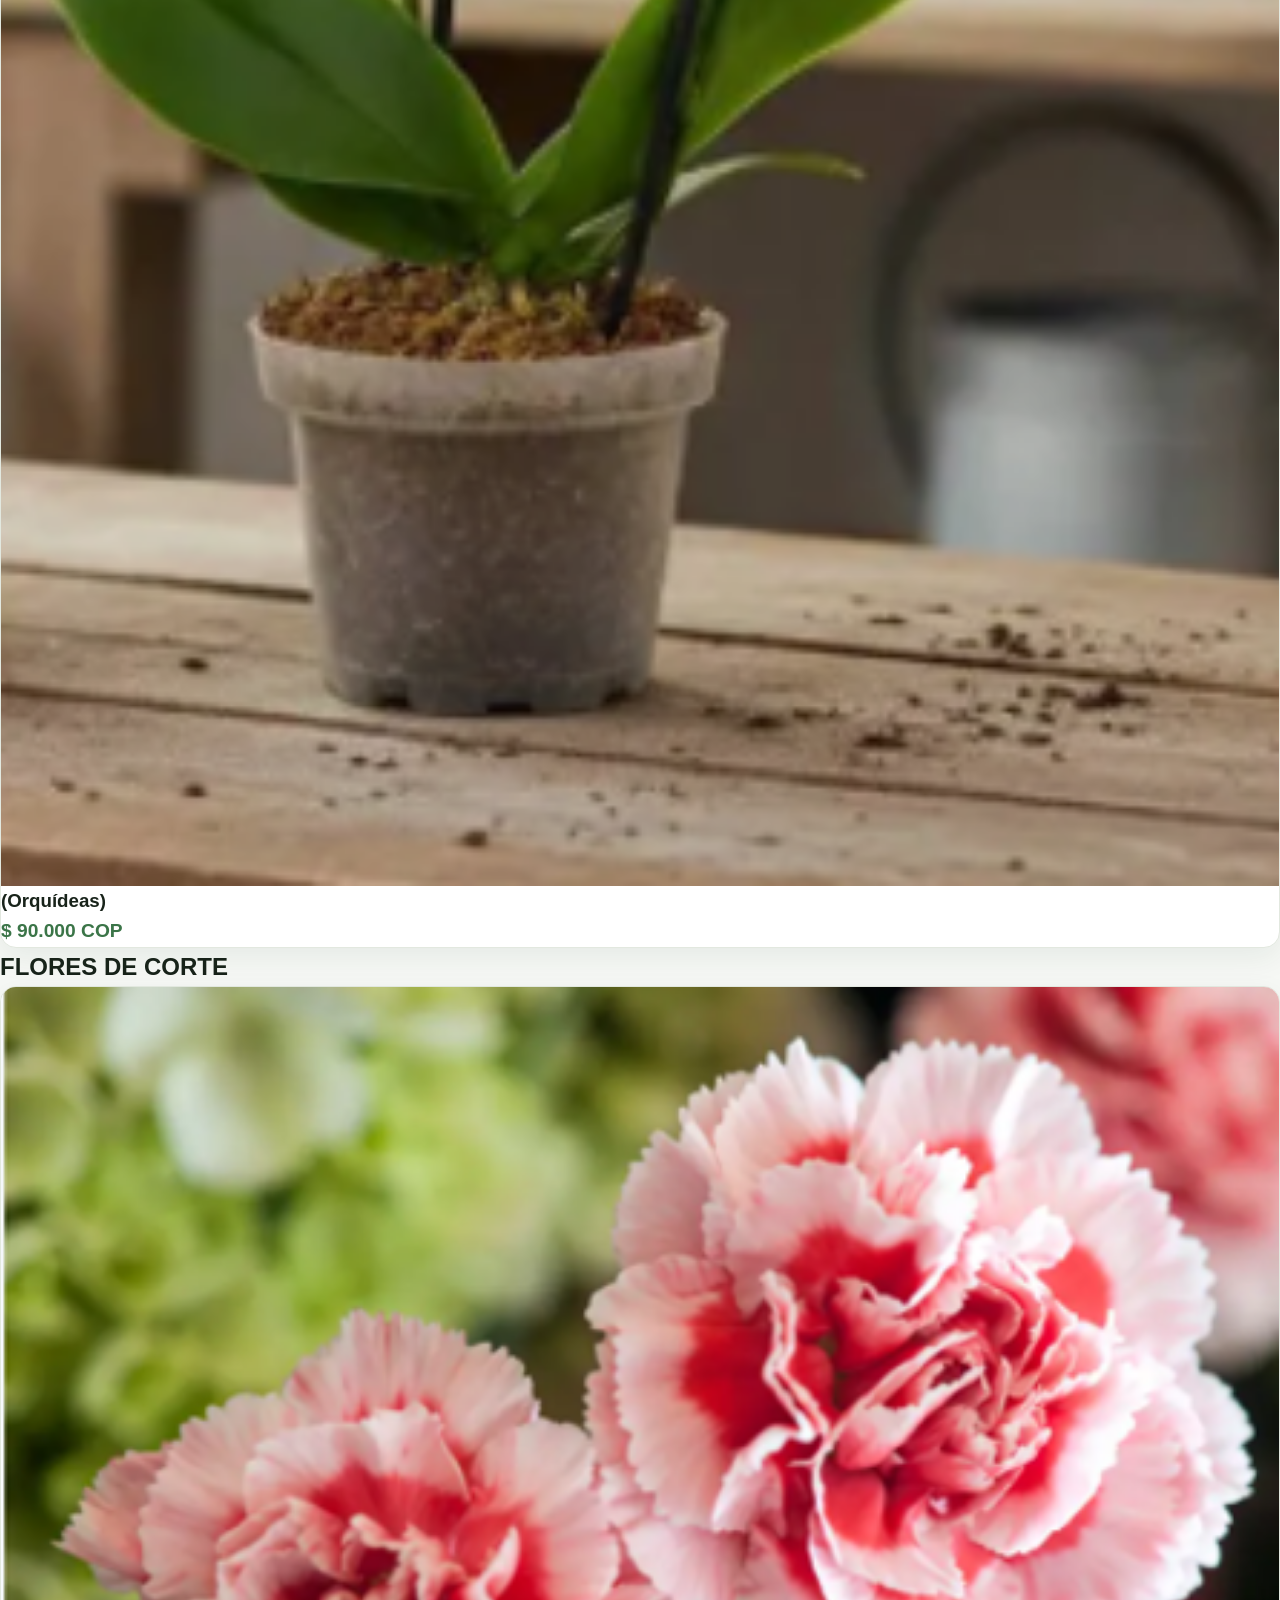
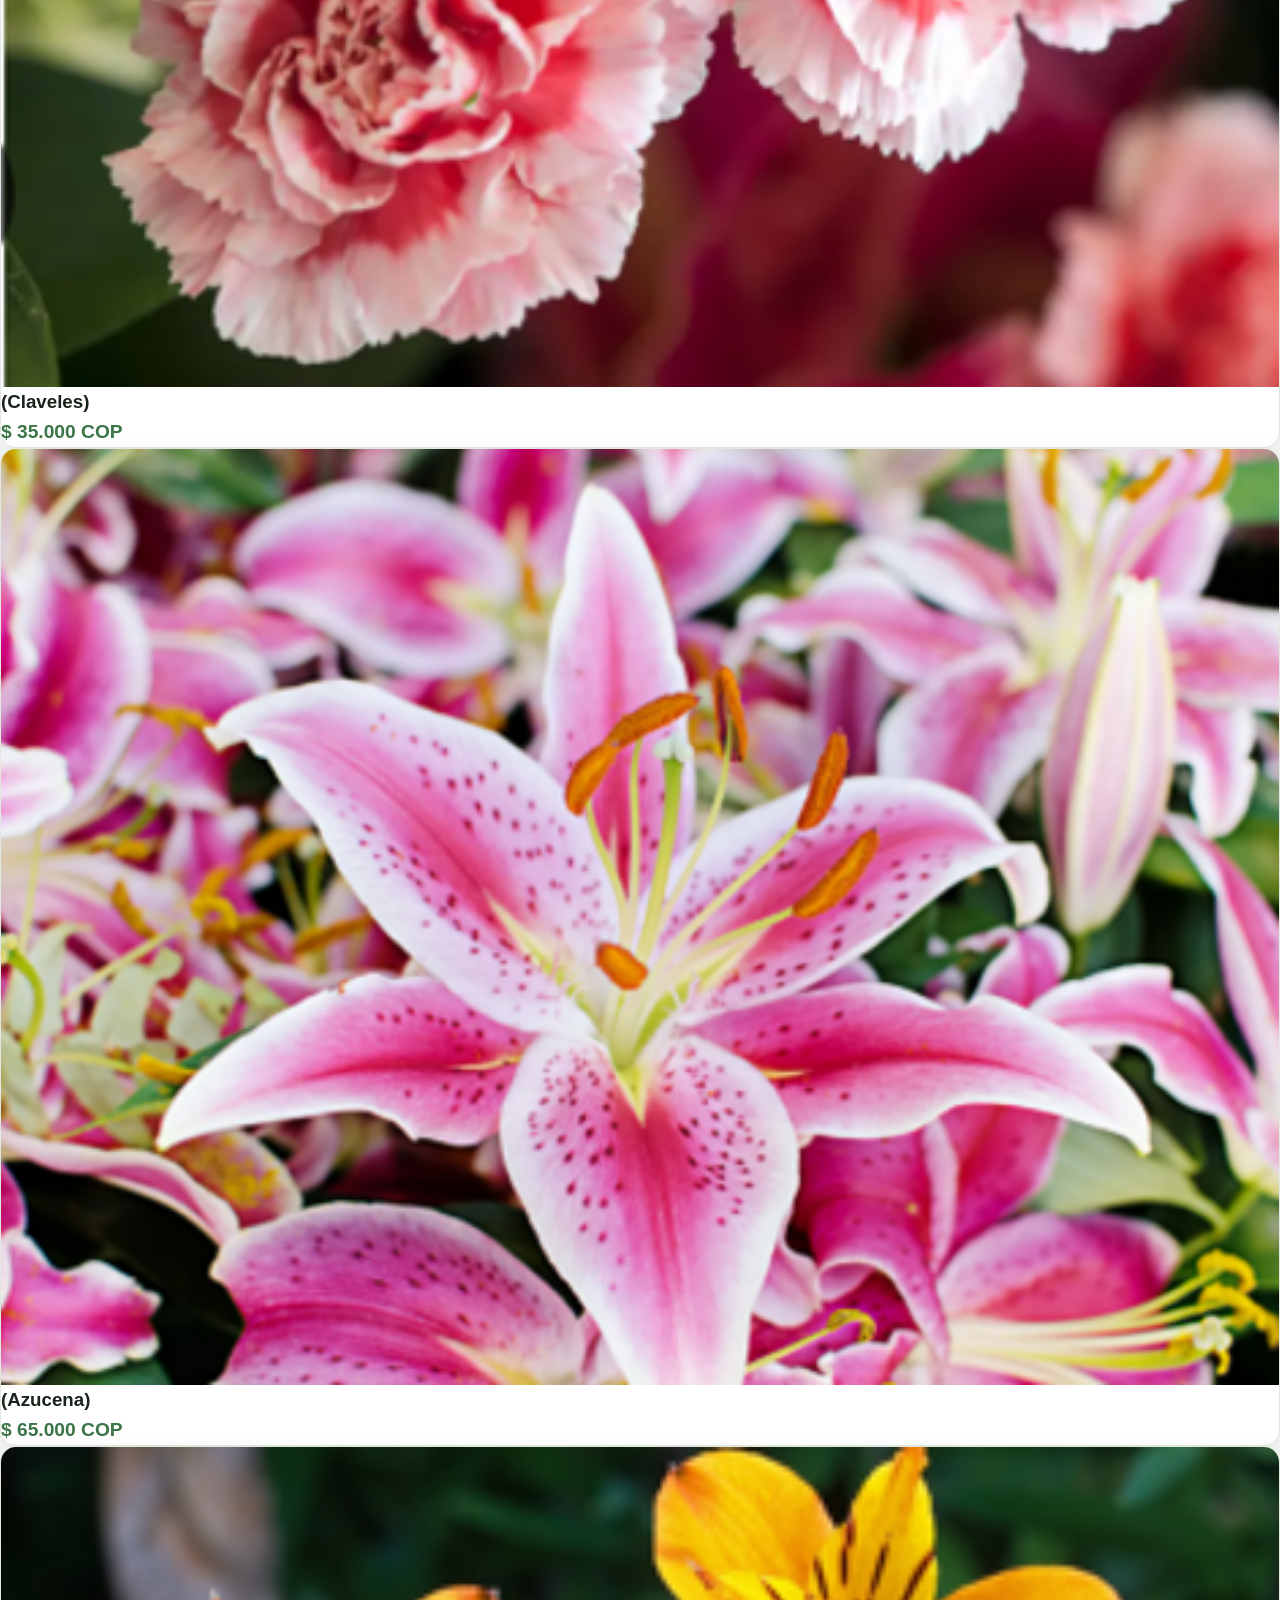
<file: catalogo.html>
<!DOCTYPE html>
<html lang="es">
<head>
    <meta charset="UTF-8">
    <meta name="viewport" content="width=device-width, initial-scale=1.0">
    <title>Catálogo de Plantas</title>
    <link rel="stylesheet" href="style.css">
</head>
<body>
    
    <!-- Contenedor Principal -->
    <main class="contenedor-catalogo">
        
        <!-- CONTENEDOR FLUIDO DE DOS COLUMNAS -->
        <div class="columnas-catalogo">
            
            <!-- COLUMNA IZQUIERDA: PLANTAS -->
            <div class="columna-plantas">
                <h2 class="subtitulo-resaltado">PLANTAS DE INTERIOR</h2>   
                <section class="bloque-items">
                    <!-- Planta 1 -->
                    <div class="tarjeta-planta">
                        <img src="/imagenes1/monstera.png" alt="Monstera Deliciosa" class="imagen-planta-click">
                        <h3>(Monstera deliciosa)</h3>
                        <span class="precio">$ 60.000 COP</span>
                        <p class="descripcion-oculta">Perfecta para salones iluminados. Hojas grandes con patrones tropicales únicos.</p>
                    </div>

                    <!-- Planta 2 -->
                    <div class="tarjeta-planta">
                        <img src="/imagenes1/potus.png" alt="Potus" class="imagen-planta-click">
                        <h3>(Potus)</h3>
                        <span class="precio">$ 55.000 COP</span>
                        <p class="descripcion-oculta">Es una planta trepadora o liana siempreverde que utiliza raíces aéreas para sostenerse.</p>
                    </div>

                    <!-- Planta 3 -->
                    <div class="tarjeta-planta">
                        <img src="/imagenes1/helecho.png" alt="Helecho" class="imagen-planta-click">
                        <h3>(Helechos)</h3>
                        <span class="precio">$ 70.000 COP</span>
                        <p class="descripcion-oculta">Plantas vasculares sin flores ni semillas, ideales para entornos con alta humedad.</p>
                    </div>
                </section>

                <h2 class="subtitulo-resaltado">PLANTAS DE EXTERIOR</h2>
                <section class="bloque-items">
                    <!-- Planta 4 -->
                    <div class="tarjeta-planta">
                        <img src="/imagenes1/geranio.png" alt="Geranios" class="imagen-planta-click">
                        <h3>(Geranios)</h3>
                        <span class="precio">$ 45.000 COP</span>
                        <p class="descripcion-oculta">Son plantas perennes muy populares por sus coloridas flores y agradable aroma.</p>
                    </div>

                    <!-- Planta 5 -->
                    <div class="tarjeta-planta">
                        <img src="/imagenes1/lengua.png" alt="Lengua de Suegra" class="imagen-planta-click">
                        <h3>(Lengua de Suegra)</h3>
                        <span class="precio">$ 60.000 COP</span>
                        <p class="descripcion-oculta">Planta perenne muy resistente y de origen africano, excelente purificadora nocturna.</p>
                    </div>

                    <!-- Planta 6 -->
                    <div class="tarjeta-planta">
                        <img src="/imagenes1/ficus.png" alt="Ficus Lyrata" class="imagen-planta-click">
                        <h3>(Ficus Lyrata)</h3>
                        <span class="precio">$ 80.000 COP</span>
                        <p class="descripcion-oculta">Elegante y de estructura arbórea. Excelente opción para añadir altura y diseño botánico.</p>
                    </div>
                </section>    
            </div>

            <!-- COLUMNA DERECHA: FLORES -->
            <div class="columna-flores">
                <h2 class="subtitulo-resaltado">FLORES DE JARDÍN</h2>
                <section class="bloque-items">
                    <!-- Flor 1 -->
                    <div class="tarjeta-planta"> <!-- Usamos tarjeta-planta para heredar los estilos de caja y sombra -->
                        <img src="/imagenes1/tulipan.png" alt="Tulipán" class="imagen-planta-click">
                        <h3>(Tulipán)</h3>
                        <span class="precio">$ 40.000 COP</span>
                        <p class="descripcion-oculta">Famoso mundialmente por sus vistosas y simétricas flores de colores vibrantes.</p>
                    </div>

                    <!-- Flor 2 -->
                    <div class="tarjeta-planta">
                        <img src="/imagenes1/rosa.png" alt="Rosa" class="imagen-planta-click">
                        <h3>(Rosas)</h3>
                        <span class="precio">$ 50.000 COP</span>
                        <p class="descripcion-oculta">Famosa en todo el mundo por su inigualable belleza y exquisita fragancia.</p>
                    </div>

                    <!-- Flor 3 -->
                    <div class="tarjeta-planta">
                        <img src="/imagenes1/orquidia.png" alt="Orquídea" class="imagen-planta-click">
                        <h3>(Orquídeas)</h3>
                        <span class="precio">$ 90.000 COP</span>
                        <p class="descripcion-oculta">Son una de las familias de flores más grandes, diversas y coloridas del planeta.</p>
                    </div>

                    <h2 class="subtitulo-resaltado">FLORES DE CORTE</h2>
                    <!-- Flor 4 -->
                    <div class="tarjeta-planta">
                        <img src="/imagenes1/clavel.png" alt="Clavel" class="imagen-planta-click">
                        <h3>(Claveles)</h3>
                        <span class="precio">$ 35.000 COP</span>
                        <p class="descripcion-oculta">Familia de las cariofiláceas, originaria de la región mediterránea y muy apreciada por sus vistosas flores aromáticas.</p>
                    </div>

                     <!-- Flor 5 -->
                    <div class="tarjeta-planta">
                        <img src="/imagenes1/azucena.png" alt="Azucenas" class="imagen-planta-click">
                        <h3>(Azucena)</h3>
                        <span class="precio">$ 65.000 COP</span>
                        <p class="descripcion-oculta">Familia de las liliáceas, famosa por sus grandes flores en forma de trompeta y su intenso perfume. Es originaria de la región mediterránea y Asia occidental.</p>
                    </div>

                    <!-- Flor 6 -->
                    <div class="tarjeta-planta">
                        <img src="/imagenes1/astromelia.png" alt="Astromelias" class="imagen-planta-click">
                        <h3>(Astromelias)</h3>
                        <span class="precio">$ 75.000 COP</span>
                        <p class="descripcion-oculta">Es un género de flor tuberosas o rizomatosas perennes nativo de Sudamérica, especialmente de las regiones montañosas de los Andes. También se le llama astromelia, lirio del Perú o lirio de los Incas.</p>
                    </div>
                </section>
            </div>

        </div> <!-- CIERRE DE COLUMNAS -->

    </main>

    <!-- Sección de Regreso al Inicio -->
    <section id="inicio" class="seccion-hero">
        <div class="hero-contenido">
            <h2>Regresa al Inicio</h2>
            <a href="index.html" class="boton-accion">Inicio</a>
        </div>
    </section>

    <!-- Conectamos la lógica de los clics -->
    <script src="script-catalogo.js"></script>
</body>
</html>
</file>
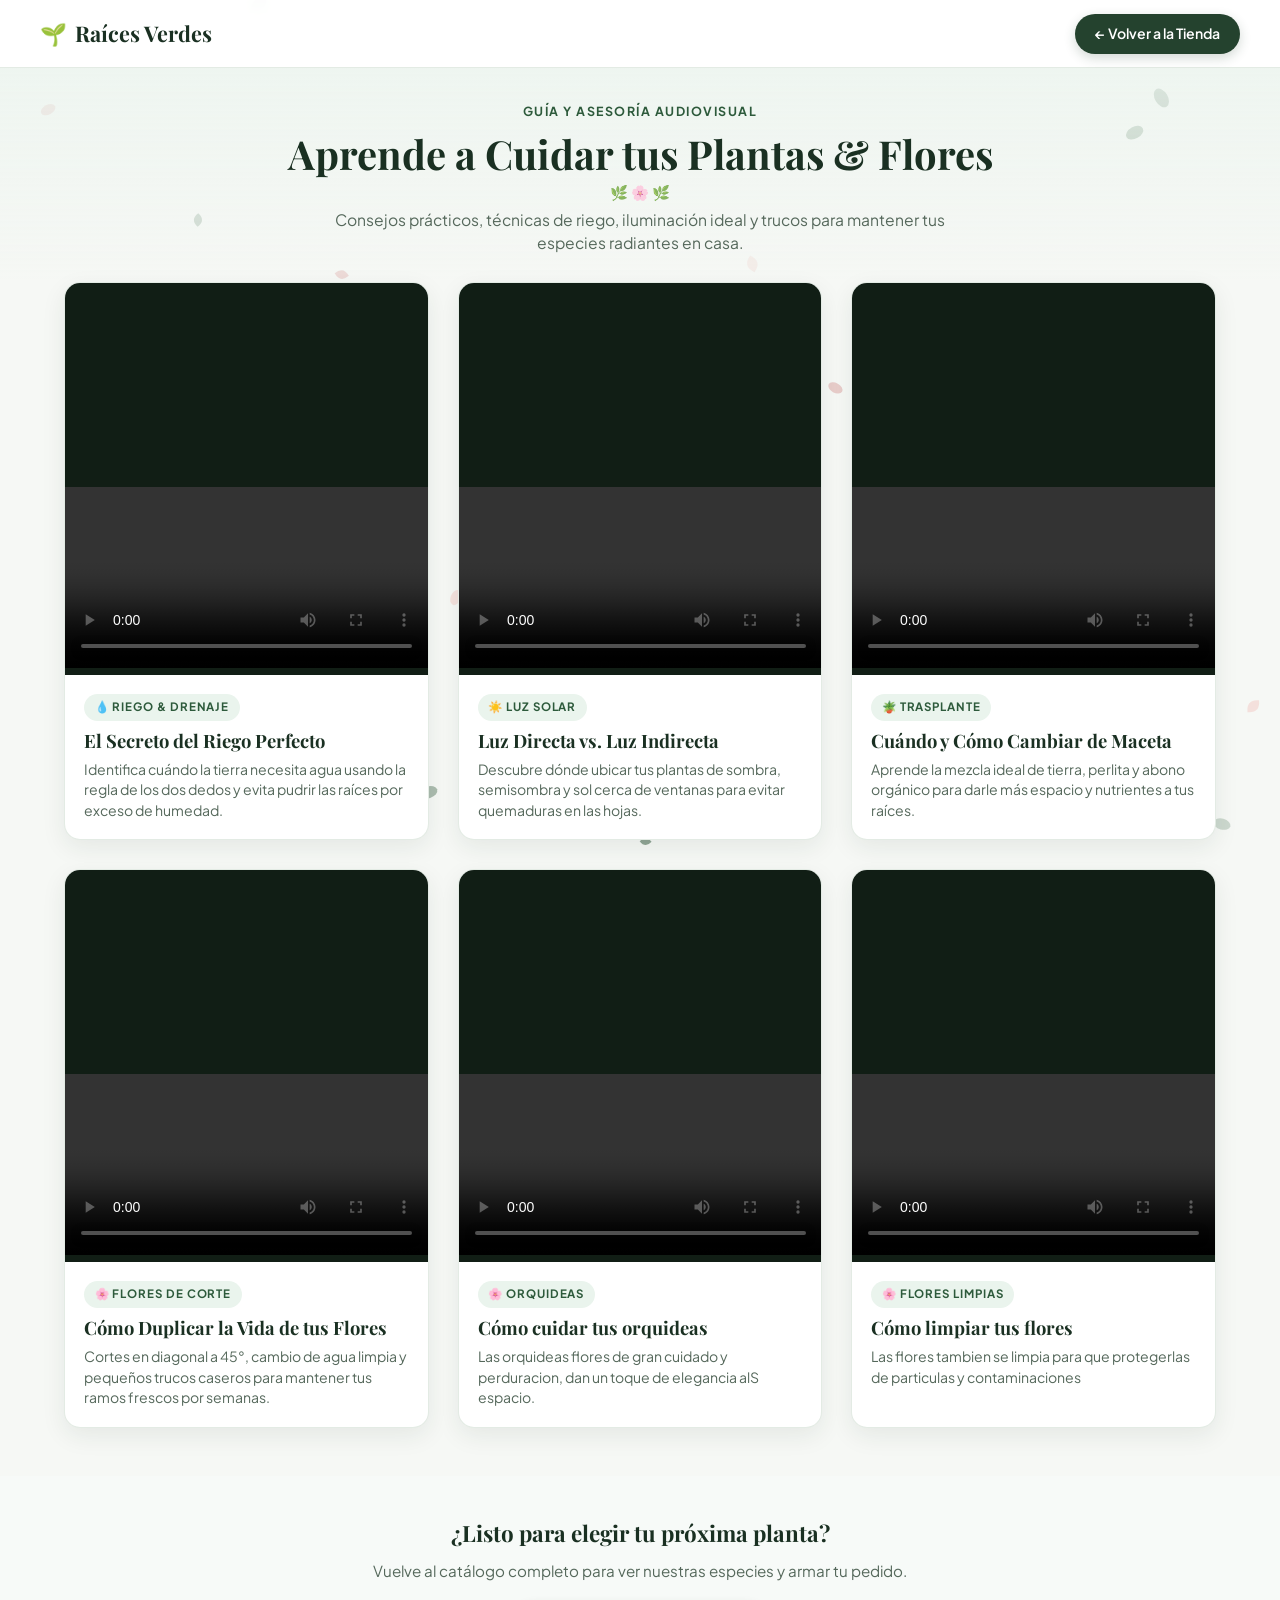
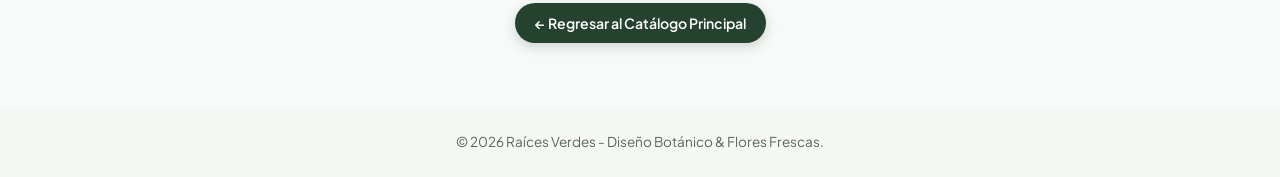
<file: videos.html>
<!DOCTYPE html>
<html lang="es">
<head>
  <meta charset="UTF-8" />
  <meta name="viewport" content="width=device-width, initial-scale=1.0" />
  <title>Videos de Cuidados Botánicos | Raíces Verdes</title>
  <link rel="stylesheet" href="style.css" />
  <link rel="preconnect" href="https://fonts.googleapis.com" />
  <link rel="preconnect" href="https://fonts.gstatic.com" crossorigin />
  <link href="https://fonts.googleapis.com/css2?family=Playfair+Display:ital,wght@0,600;0,700;1,400&family=Plus+Jakarta+Sans:wght@400;500;600;700&display=swap" rel="stylesheet" />

  <style>
    /* 1. OBLIGATORIO: El canvas flota de fondo sin empujar el contenido */
    #hojas-canvas {
      position: fixed !important;
      top: 0 !important;
      left: 0 !important;
      width: 100vw !important;
      height: 100vh !important;
      pointer-events: none !important;
      z-index: 0 !important;
    }

    /* 2. Capas por encima de las hojas */
    .encabezado-principal,
    main,
    .pie-pagina {
      position: relative;
      z-index: 2;
    }

    /* 3. Encabezado limpio y alineado */
    .encabezado-principal {
      background: rgba(255, 255, 255, 0.94);
      backdrop-filter: blur(10px);
      border-bottom: 1px solid rgba(220, 230, 222, 0.8);
      padding: 0.85rem 1.5rem;
      position: sticky;
      top: 0;
    }

    .contenedor-navegacion {
      max-width: 1200px;
      margin: 0 auto;
      display: flex;
      justify-content: space-between;
      align-items: center;
    }

    .logo-tienda {
      display: flex;
      align-items: center;
      gap: 0.5rem;
      text-decoration: none;
      color: #1a3022;
      font-family: 'Playfair Display', serif;
      font-weight: 700;
      font-size: 1.35rem;
    }

    .boton-retorno {
      display: inline-flex;
      align-items: center;
      gap: 0.5rem;
      padding: 0.55rem 1.25rem;
      background-color: #24422e;
      color: #ffffff;
      font-weight: 600;
      font-size: 0.88rem;
      border-radius: 9999px;
      text-decoration: none;
      transition: all 0.25s ease;
      box-shadow: 0 4px 12px rgba(36, 66, 46, 0.2);
    }

    .boton-retorno:hover {
      background-color: #31583d;
      transform: translateY(-2px);
    }

    /* 4. Portada compacta: Cero espacios vacíos */
    .pagina-videos-hero {
      padding: 1.8rem 1.5rem 0.5rem !important;
      text-align: center;
      background: linear-gradient(180deg, rgba(235, 244, 238, 0.7) 0%, rgba(255, 255, 255, 0) 100%);
      margin: 0 !important;
    }

    .etiqueta-destacada {
      font-size: 0.78rem;
      font-weight: 700;
      letter-spacing: 0.12em;
      text-transform: uppercase;
      color: #2d5a3b;
      display: inline-block;
      margin-bottom: 0.3rem;
    }

    .pagina-videos-hero .titulo-seccion {
      font-family: 'Playfair Display', serif;
      font-size: clamp(1.8rem, 3.5vw, 2.5rem);
      color: #1a3022;
      margin: 0.2rem 0 !important;
      line-height: 1.2;
    }

    .pagina-videos-hero .subtitulo-seccion {
      font-size: 0.98rem;
      color: #55685b;
      max-width: 650px;
      margin: 0.4rem auto 1.2rem !important;
      line-height: 1.5;
    }

    /* 5. Cuadrícula de videos pegada al título */
    .grid-videos {
      display: grid;
      grid-template-columns: repeat(auto-fill, minmax(320px, 1fr));
      gap: 1.8rem;
      max-width: 1200px;
      margin: 0 auto 3rem !important;
      padding: 0 1.5rem !important;
    }

    .tarjeta-video {
      background: #ffffff;
      border-radius: 16px;
      overflow: hidden;
      box-shadow: 0 8px 24px rgba(28, 48, 35, 0.08);
      border: 1px solid rgba(220, 230, 222, 0.8);
      transition: transform 0.25s ease, box-shadow 0.25s ease;
      display: flex;
      flex-direction: column;
    }

    .tarjeta-video:hover {
      transform: translateY(-4px);
      box-shadow: 0 12px 32px rgba(28, 48, 35, 0.14);
    }

    .contenedor-reproductor {
      position: relative;
      width: 100%;
      padding-top: 56.25%; /* Relación 16:9 */
      background: #111e15;
    }

    .contenedor-reproductor iframe {
      position: absolute;
      top: 0;
      left: 0;
      width: 100%;
      height: 100%;
      border: none;
    }

    .contenido-video {
      padding: 1.2rem;
      display: flex;
      flex-direction: column;
      flex-grow: 1;
    }

    .etiqueta-video {
      align-self: flex-start;
      font-size: 0.72rem;
      text-transform: uppercase;
      letter-spacing: 0.08em;
      font-weight: 700;
      color: #2d5a3b;
      background: #eaf4ed;
      padding: 0.25rem 0.65rem;
      border-radius: 999px;
      margin-bottom: 0.5rem;
    }

    .titulo-video {
      font-family: 'Playfair Display', serif;
      font-size: 1.15rem;
      color: #1a3022;
      margin: 0 0 0.4rem;
      line-height: 1.3;
    }

    .descripcion-video {
      font-size: 0.88rem;
      color: #55685b;
      line-height: 1.45;
      margin: 0;
    }

    .barra-retorno-inferior {
      text-align: center;
      padding: 2.5rem 1.5rem 4rem;
      background: #f7faf8;
    }
  </style>
</head>
<body>

  <!-- Canvas animado de hojas flotantes (en segundo plano) -->
  <canvas id="hojas-canvas"></canvas>

  <!-- Encabezado con navegación y botón de volver -->
  <header class="encabezado-principal">
    <div class="contenedor-navegacion">
      <a href="index.html" class="logo-tienda">
        <span>🌱</span>
        <span>Raíces Verdes</span>
      </a>

      <a href="index.html" class="boton-retorno">
        ← Volver a la Tienda
      </a>
    </div>
  </header>

  <main>
    <!-- Portada compacta -->
    <section class="pagina-videos-hero">
      <span class="etiqueta-destacada">GUÍA Y ASESORÍA AUDIOVISUAL</span>
      <h1 class="titulo-seccion">Aprende a Cuidar tus Plantas & Flores</h1>
      <p class="subtitulo-seccion">
        Consejos prácticos, técnicas de riego, iluminación ideal y trucos para mantener tus especies radiantes en casa.
      </p>
    </section>

    <!-- Galería con videos de cuidados -->
    <section class="grid-videos">

      <!-- Video 1: Riego y Drenaje -->
      <article class="tarjeta-video">
      <div class="contenedor-reproductor">
        <video src="videos/test-dedo.mp4" controls width="100%">
        </video>
    </div>

        </div>
        <div class="contenido-video">
          <span class="etiqueta-video">💧 Riego & Drenaje</span>
          <h2 class="titulo-video">El Secreto del Riego Perfecto</h2>
          <p class="descripcion-video">
            Identifica cuándo la tierra necesita agua usando la regla de los dos dedos y evita pudrir las raíces por exceso de humedad.
          </p>
        </div>
      </article>

      <!-- Video 2: Luz Solar en Interiores -->
      <article class="tarjeta-video">
      <div class="contenedor-reproductor">
        <video src="videos/luz-planta1.mp4" controls width="100%">
        </video>
    </div>
        </div>
        <div class="contenido-video">
          <span class="etiqueta-video">☀️ Luz Solar</span>
          <h2 class="titulo-video">Luz Directa vs. Luz Indirecta</h2>
          <p class="descripcion-video">
            Descubre dónde ubicar tus plantas de sombra, semisombra y sol cerca de ventanas para evitar quemaduras en las hojas.
          </p>
        </div>
      </article>

      <!-- Video 3: Trasplante y Sustrato -->
      <article class="tarjeta-video">
        <div class="contenedor-reproductor">
        <video src="videos/tierra.mp4" controls width="100%">
        </video>
    </div>
        </div>
        <div class="contenido-video">
          <span class="etiqueta-video">🪴 Trasplante</span>
          <h2 class="titulo-video">Cuándo y Cómo Cambiar de Maceta</h2>
          <p class="descripcion-video">
            Aprende la mezcla ideal de tierra, perlita y abono orgánico para darle más espacio y nutrientes a tus raíces.
          </p>
        </div>
      </article>

     <!-- Video 4: Conservación de Flores Frescas -->
      <article class="tarjeta-video">
        <div class="contenedor-reproductor">
        <video src="videos/corte.mp4" controls width="100%">
        </video>
    </div>
        </div>
        <div class="contenido-video">
          <span class="etiqueta-video">🌸 Flores de Corte</span>
          <h2 class="titulo-video">Cómo Duplicar la Vida de tus Flores</h2>
          <p class="descripcion-video">
            Cortes en diagonal a 45°, cambio de agua limpia y pequeños trucos caseros para mantener tus ramos frescos por semanas.
          </p>
        </div>
      </article>  

      <!-- Video 5: Conservación de Orquideas -->
      <article class="tarjeta-video">
        <div class="contenedor-reproductor">
        <video src="videos/orquidea.mp4" controls width="100%">
        </video>
    </div>
        </div>
        <div class="contenido-video">
          <span class="etiqueta-video">🌸 Orquideas</span>
          <h2 class="titulo-video">Cómo cuidar tus orquideas</h2>
          <p class="descripcion-video">
            Las orquideas flores de gran cuidado y perduracion, dan un toque de elegancia alS espacio.
          </p>
        </div>
      </article>

      <!-- Video 6: flores limpias -->
      <article class="tarjeta-video">
        <div class="contenedor-reproductor">
        <video src="videos/flor-limpia.mp4" controls width="100%">
        </video>
    </div>
        </div>
        <div class="contenido-video">
          <span class="etiqueta-video">🌸 Flores Limpias</span>
          <h2 class="titulo-video">Cómo limpiar tus flores</h2>
          <p class="descripcion-video">
            Las flores tambien se limpia para que protegerlas de particulas y contaminaciones
          </p>
        </div>
       
      </article>

    </section>

    <!-- Botón de regreso inferior -->
    <section class="barra-retorno-inferior">
      <h3 style="font-family: 'Playfair Display', serif; font-size: 1.4rem; color: #1a3022; margin-bottom: 0.5rem;">
        ¿Listo para elegir tu próxima planta?
      </h3>
      <p style="color: #55685b; margin-bottom: 1.2rem; font-size: 0.95rem;">
        Vuelve al catálogo completo para ver nuestras especies y armar tu pedido.
      </p>
      <a href="index.html" class="boton-retorno">
        ← Regresar al Catálogo Principal
      </a>
    </section>
  </main>

  <footer class="pie-pagina">
    <div class="contenido-pie" style="text-align: center; padding: 1.5rem; color: #55685b; font-size: 0.85rem;">
      <p>© 2026 Raíces Verdes - Diseño Botánico & Flores Frescas.</p>
    </div>
  </footer>

  <!-- Script de la animación de hojas y pétalos -->
  <script>
    document.addEventListener("DOMContentLoaded", () => {
      const canvas = document.getElementById("hojas-canvas");
      if (!canvas) return;
      const ctx = canvas.getContext("2d");

      function ajustarTamano() {
        canvas.width = window.innerWidth;
        canvas.height = window.innerHeight;
      }
      ajustarTamano();
      window.addEventListener("resize", ajustarTamano);

      const elementos = [];
      const colores = ["#688a71", "#8ba893", "#e0b4b2", "#f2cdc8", "#4e7057"];

      for (let i = 0; i < 24; i++) {
        elementos.push({
          x: Math.random() * window.innerWidth,
          y: Math.random() * window.innerHeight,
          radio: Math.random() * 6 + 4,
          dx: (Math.random() - 0.5) * 0.8,
          dy: Math.random() * 1.1 + 0.6,
          angulo: Math.random() * Math.PI * 2,
          velocidadGiro: (Math.random() - 0.5) * 0.02,
          esPetalo: Math.random() > 0.45,
          color: colores[Math.floor(Math.random() * colores.length)],
          opacidad: Math.random() * 0.4 + 0.25
        });
      }

      function animar() {
        ctx.clearRect(0, 0, canvas.width, canvas.height);

        elementos.forEach((el) => {
          ctx.save();
          ctx.translate(el.x, el.y);
          ctx.rotate(el.angulo);
          ctx.globalAlpha = el.opacidad;
          ctx.fillStyle = el.color;

          ctx.beginPath();
          if (el.esPetalo) {
            ctx.ellipse(0, 0, el.radio * 1.1, el.radio * 0.7, 0, 0, Math.PI * 2);
          } else {
            ctx.moveTo(0, -el.radio);
            ctx.quadraticCurveTo(el.radio * 1.2, 0, 0, el.radio);
            ctx.quadraticCurveTo(-el.radio * 1.2, 0, 0, -el.radio);
          }
          ctx.fill();
          ctx.restore();

          el.x += el.dx;
          el.y += el.dy;
          el.angulo += el.velocidadGiro;

          if (el.y > canvas.height + 20) {
            el.y = -20;
            el.x = Math.random() * canvas.width;
          }
          if (el.x > canvas.width + 20) el.x = -20;
          if (el.x < -20) el.x = canvas.width + 20;
        });

        requestAnimationFrame(animar);
      }

      animar();
    });
  </script>
</body>
</html>
</file>
<file: style.css>
/* ========================================================
   RAÍCES VERDES - ESTILO BOTÁNICO ELEGANTE Y MODERNO
   Paleta: Verde Bosque, Salvia, Terracota/Dorado y Crema
   ======================================================== */

:root {
  --color-primario: #14361e;       /* Verde bosque profundo */
  --color-secundario: #3b7548;     /* Verde botánico intermedio */
  --color-acento: #c48b4b;         /* Dorado / terracota cálido */
  --color-fondo: #f6f8f5;          /* Fondo orgánico suave */
  --color-tarjeta: #ffffff;
  --color-texto: #18231a;
  --color-texto-muted: #576b5c;
  --color-borde: #e2e8df;
  --sombra-suave: 0 10px 30px rgba(20, 54, 30, 0.07);
  --sombra-hover: 0 16px 36px rgba(20, 54, 30, 0.14);
  --fuente-serif: 'Playfair Display', Georgia, serif;
  --fuente-sans: 'Plus Jakarta Sans', -apple-system, BlinkMacSystemFont, 'Segoe UI', Roboto, sans-serif;
  --radio-sm: 8px;
  --radio-md: 16px;
  --radio-lg: 24px;
  --transicion: all 0.3s cubic-bezier(0.2, 0.8, 0.2, 1);
}

* {
  margin: 0;
  padding: 0;
  box-sizing: border-box;
}

html {
  scroll-behavior: smooth;
}

body {
  font-family: var(--fuente-sans);
  background-color: var(--color-fondo);
  color: var(--color-texto);
  line-height: 1.6;
  position: relative;
  overflow-x: hidden;
}

/* Canvas de fondo interactivo para hojas y pétalos flotantes */
#canvas-petalos {
  position: fixed;
  top: 0;
  left: 0;
  width: 100vw;
  height: 100vh;
  pointer-events: none;
  z-index: 999;
}

.contenedor {
  width: 90%;
  max-width: 1200px;
  margin: 0 auto;
}

/* Barra superior de anuncios */
.barra-anuncio {
  background: var(--color-primario);
  color: #f0f7f2;
  text-align: center;
  padding: 8px 16px;
  font-size: 0.82rem;
  letter-spacing: 0.5px;
  border-bottom: 1px solid rgba(196, 139, 75, 0.3);
}

/* Encabezado / Navbar */
.sitio-header {
  position: sticky;
  top: 0;
  z-index: 1000;
  background: rgba(255, 255, 255, 0.92);
  backdrop-filter: blur(12px);
  border-bottom: 1px solid var(--color-borde);
  padding: 14px 0;
  transition: var(--transicion);
}

.header-container {
  width: 90%;
  max-width: 1200px;
  margin: 0 auto;
  display: flex;
  align-items: center;
  justify-content: space-between;
}

.logo {
  display: flex;
  align-items: center;
  gap: 10px;
  text-decoration: none;
}

.logo-icono {
  font-size: 2rem;
  filter: drop-shadow(0 2px 4px rgba(0,0,0,0.1));
}

.logo-texto {
  display: flex;
  flex-direction: column;
  font-family: var(--fuente-serif);
  font-size: 1.45rem;
  font-weight: 700;
  color: var(--color-primario);
  line-height: 1.1;
}

.logo-texto span {
  color: var(--color-secundario);
}

.logo-texto small {
  font-family: var(--fuente-sans);
  font-size: 0.7rem;
  font-weight: 600;
  letter-spacing: 2px;
  text-transform: uppercase;
  color: var(--color-acento);
}

.navegacion-principal ul {
  list-style: none;
  display: flex;
  gap: 24px;
}

.navegacion-principal a {
  text-decoration: none;
  color: var(--color-texto);
  font-weight: 600;
  font-size: 0.95rem;
  transition: var(--transicion);
  position: relative;
}

.navegacion-principal a:hover {
  color: var(--color-secundario);
}

/* Botón Carrito en Navbar */
.btn-carrito-header {
  background: var(--color-primario);
  color: #fff;
  text-decoration: none;
  padding: 8px 18px;
  border-radius: 50px;
  display: flex;
  align-items: center;
  gap: 8px;
  font-weight: 600;
  font-size: 0.9rem;
  transition: var(--transicion);
  box-shadow: 0 4px 14px rgba(20, 54, 30, 0.2);
}

.btn-carrito-header:hover {
  background: var(--color-secundario);
  transform: translateY(-2px);
}

.badge {
  background: var(--color-acento);
  color: #fff;
  border-radius: 50%;
  padding: 2px 8px;
  font-size: 0.75rem;
  font-weight: 800;
}

/* Botones universales */
.boton-accion, .boton-secundario, .boton-enviar {
  display: inline-flex;
  align-items: center;
  justify-content: center;
  gap: 8px;
  padding: 12px 28px;
  border-radius: 50px;
  font-weight: 600;
  text-decoration: none;
  font-size: 0.95rem;
  border: none;
  cursor: pointer;
  transition: var(--transicion);
}

.boton-accion, .boton-enviar {
  background: linear-gradient(135deg, var(--color-secundario), var(--color-primario));
  color: #fff;
  box-shadow: 0 6px 18px rgba(30, 70, 40, 0.25);
}

.boton-accion:hover, .boton-enviar:hover {
  transform: translateY(-2px);
  box-shadow: 0 10px 24px rgba(30, 70, 40, 0.35);
  background: linear-gradient(135deg, #448553, #1a4225);
}

.boton-secundario {
  background: rgba(255, 255, 255, 0.2);
  color: #fff;
  border: 1.5px solid rgba(255, 255, 255, 0.6);
  backdrop-filter: blur(8px);
}

.boton-secundario:hover {
  background: #fff;
  color: var(--color-primario);
}

.full-width {
  width: 100%;
}

/* SECCIÓN HERO */
.seccion-hero {
  position: relative;
  min-height: 75vh;
  display: flex;
  align-items: center;
  justify-content: center;
  text-align: center;
  padding: 80px 20px;
  background: linear-gradient(rgba(20, 54, 30, 0.78), rgba(20, 54, 30, 0.88)),
              url('https://images.unsplash.com/photo-1463936575829-25148e1db1b8?auto=format&fit=crop&w=1920&q=80') center/cover no-repeat;
  color: #fff;
}

.hero-contenido {
  max-width: 820px;
  z-index: 2;
}

.hero-tag {
  display: inline-block;
  background: rgba(196, 139, 75, 0.25);
  border: 1px solid var(--color-acento);
  color: #ffe6c7;
  padding: 6px 18px;
  border-radius: 50px;
  font-size: 0.85rem;
  font-weight: 600;
  letter-spacing: 1.5px;
  text-transform: uppercase;
  margin-bottom: 20px;
}

.hero-contenido h1 {
  font-family: var(--fuente-serif);
  font-size: clamp(2rem, 4.5vw, 3.4rem);
  line-height: 1.2;
  margin-bottom: 20px;
  text-shadow: 0 4px 12px rgba(0, 0, 0, 0.4);
}

.hero-contenido p {
  font-size: clamp(1rem, 1.8vw, 1.2rem);
  color: #e2ede5;
  margin-bottom: 32px;
  max-width: 680px;
  margin-left: auto;
  margin-right: auto;
}

.hero-botones {
  display: flex;
  gap: 16px;
  justify-content: center;
  flex-wrap: wrap;
}

/* SECCIONES Y ENCABEZADOS COMUNES */
.seccion-catalogo, .seccion-carrito, .seccion-contacto {
  padding: 80px 0;
}

.encabezado-seccion {
  text-align: center;
  margin-bottom: 40px;
}

.subtitulo-tag {
  color: var(--color-acento);
  font-weight: 700;
  text-transform: uppercase;
  font-size: 0.8rem;
  letter-spacing: 2px;
  display: block;
  margin-bottom: 8px;
}

.titulo-seccion {
  font-family: var(--fuente-serif);
  font-size: 2.3rem;
  color: var(--color-primario);
  position: relative;
}

.titulo-seccion::after {
  content: "🌿 🌸 🌿";
  display: block;
  font-size: 0.9rem;
  margin-top: 6px;
  opacity: 0.7;
}

.descripcion-seccion {
  color: var(--color-texto-muted);
  max-width: 600px;
  margin: 10px auto 0;
  font-size: 0.98rem;
}

/* SELECTOR DE PESTAÑAS DEL CATÁLOGO */
.filtros-principales {
  display: flex;
  justify-content: center;
  gap: 12px;
  margin-bottom: 20px;
  flex-wrap: wrap;
}

.btn-tipo-cat {
  padding: 10px 24px;
  border-radius: 50px;
  border: 1.5px solid var(--color-borde);
  background: #fff;
  color: var(--color-texto);
  font-family: var(--fuente-sans);
  font-weight: 600;
  font-size: 0.92rem;
  cursor: pointer;
  transition: var(--transicion);
  box-shadow: 0 4px 12px rgba(0,0,0,0.03);
}

.btn-tipo-cat:hover, .btn-tipo-cat.activo {
  background: var(--color-primario);
  color: #fff;
  border-color: var(--color-primario);
  transform: translateY(-2px);
}

.subfiltros-grupo {
  display: flex;
  justify-content: center;
  gap: 8px;
  margin-bottom: 35px;
  flex-wrap: wrap;
}

.btn-subfiltro {
  padding: 6px 16px;
  border-radius: 30px;
  border: 1px solid var(--color-borde);
  background: transparent;
  color: var(--color-texto-muted);
  font-size: 0.85rem;
  font-weight: 600;
  cursor: pointer;
  transition: var(--transicion);
}

.btn-subfiltro:hover, .btn-subfiltro.activo {
  background: var(--color-secundario);
  color: #fff;
  border-color: var(--color-secundario);
}

/* GRID DE PRODUCTOS */
.grid-productos {
  display: grid;
  grid-template-columns: repeat(auto-fill, minmax(280px, 1fr));
  gap: 30px;
}

.tarjeta-planta {
  background: var(--color-tarjeta);
  border-radius: var(--radio-md);
  border: 1px solid var(--color-borde);
  overflow: hidden;
  box-shadow: var(--sombra-suave);
  display: flex;
  flex-direction: column;
  transition: var(--transicion);
  position: relative;
}

.tarjeta-planta:hover {
  transform: translateY(-6px);
  box-shadow: var(--sombra-hover);
  border-color: var(--color-secundario);
}

.imagen-wrap {
  position: relative;
  width: 100%;
  height: 240px;
  overflow: hidden;
  background: #eef3ed;
  cursor: pointer;
}

.imagen-wrap img {
  width: 100%;
  height: 100%;
  object-fit: cover;
  transition: transform 0.5s ease;
}

.tarjeta-planta:hover .imagen-wrap img {
  transform: scale(1.06);
}

.badge-categoria {
  position: absolute;
  top: 12px;
  left: 12px;
  background: rgba(20, 54, 30, 0.85);
  backdrop-filter: blur(4px);
  color: #fff;
  padding: 4px 10px;
  border-radius: 20px;
  font-size: 0.72rem;
  font-weight: 700;
  text-transform: uppercase;
  letter-spacing: 0.5px;
}

.info-planta {
  padding: 20px;
  display: flex;
  flex-direction: column;
  flex-grow: 1;
}

.info-planta h3 {
  font-family: var(--fuente-serif);
  font-size: 1.25rem;
  color: var(--color-primario);
  margin-bottom: 6px;
  cursor: pointer;
}

.info-planta h3:hover {
  color: var(--color-secundario);
}

.info-planta .descripcion-planta {
  font-size: 0.88rem;
  color: var(--color-texto-muted);
  margin-bottom: 14px;
  line-height: 1.5;
}

/* Descripción oculta que se abre al hacer clic */
.descripcion-oculta {
  font-size: 0.85rem;
  color: #3b5042;
  background: #f4f8f4;
  padding: 10px 12px;
  border-radius: var(--radio-sm);
  margin-bottom: 14px;
  border-left: 3px solid var(--color-secundario);
  display: none;
  animation: fadeIn 0.3s ease;
}

.descripcion-oculta.mostrar {
  display: block;
}

@keyframes fadeIn {
  from { opacity: 0; transform: translateY(-4px); }
  to { opacity: 1; transform: translateY(0); }
}

.producto-pie {
  margin-top: auto;
  display: flex;
  align-items: center;
  justify-content: space-between;
  padding-top: 14px;
  border-top: 1px dashed var(--color-borde);
}

.precio {
  font-size: 1.2rem;
  font-weight: 700;
  color: var(--color-secundario);
}

.btn-agregar-carrito {
  background: var(--color-primario);
  color: #fff;
  border: none;
  border-radius: 50%;
  width: 42px;
  height: 42px;
  display: flex;
  align-items: center;
  justify-content: center;
  cursor: pointer;
  font-size: 1.1rem;
  transition: var(--transicion);
  box-shadow: 0 4px 10px rgba(20, 54, 30, 0.2);
}

.btn-agregar-carrito:hover {
  background: var(--color-secundario);
  transform: scale(1.1);
}

/* SECCIÓN CARRITO Y CHECKOUT */
.seccion-carrito {
  background: #f0f4ee;
}

.carrito-layout {
  display: grid;
  grid-template-columns: 1.2fr 1fr;
  gap: 36px;
  align-items: start;
}

.carrito-caja, .checkout-caja {
  background: #fff;
  border-radius: var(--radio-lg);
  padding: 30px;
  box-shadow: var(--sombra-suave);
  border: 1px solid var(--color-borde);
}

.carrito-caja-header {
  display: flex;
  justify-content: space-between;
  align-items: center;
  margin-bottom: 20px;
  padding-bottom: 14px;
  border-bottom: 1px solid var(--color-borde);
}

.items-count-badge {
  background: var(--color-acento);
  color: #fff;
  padding: 4px 10px;
  border-radius: 20px;
  font-size: 0.78rem;
  font-weight: 700;
}

.lista-carrito {
  list-style: none;
  min-height: 180px;
  max-height: 380px;
  overflow-y: auto;
  display: flex;
  flex-direction: column;
  gap: 12px;
  margin-bottom: 20px;
}

.carrito-vacio {
  text-align: center;
  color: var(--color-texto-muted);
  padding: 50px 20px;
  font-size: 0.95rem;
}

.carrito-item {
  display: flex;
  justify-content: space-between;
  align-items: center;
  padding: 10px 12px;
  background: #fafbfa;
  border-radius: var(--radio-sm);
  border: 1px solid var(--color-borde);
}

.item-nombre {
  font-weight: 600;
  font-size: 0.92rem;
  color: var(--color-primario);
}

.item-acciones {
  display: flex;
  align-items: center;
  gap: 10px;
}

.btn-qty {
  width: 26px;
  height: 26px;
  border-radius: 50%;
  border: 1px solid var(--color-borde);
  background: #fff;
  cursor: pointer;
  font-weight: 700;
  transition: var(--transicion);
}

.btn-qty:hover {
  background: var(--color-primario);
  color: #fff;
}

.btn-eliminar-item {
  background: none;
  border: none;
  color: #d32f2f;
  cursor: pointer;
  font-size: 1rem;
}

.carrito-total-box {
  display: flex;
  justify-content: space-between;
  align-items: center;
  padding-top: 16px;
  border-top: 2px solid var(--color-borde);
  font-size: 1.1rem;
}

.precio-total {
  color: var(--color-secundario);
  font-size: 1.35rem;
}

.checkout-caja h3 {
  font-family: var(--fuente-serif);
  color: var(--color-primario);
  font-size: 1.4rem;
  margin-bottom: 8px;
}

.checkout-instruccion {
  font-size: 0.88rem;
  color: var(--color-texto-muted);
  margin-bottom: 20px;
}

.campo-grupo {
  margin-bottom: 16px;
  display: flex;
  flex-direction: column;
}

.campo-grupo label {
  font-size: 0.85rem;
  font-weight: 600;
  color: var(--color-texto);
  margin-bottom: 6px;
}

.campo-grupo input, .campo-grupo select, .campo-grupo textarea {
  padding: 10px 14px;
  border-radius: var(--radio-sm);
  border: 1px solid var(--color-borde);
  font-family: var(--fuente-sans);
  font-size: 0.92rem;
  outline: none;
  transition: var(--transicion);
}

.campo-grupo input:focus, .campo-grupo select:focus, .campo-grupo textarea:focus {
  border-color: var(--color-secundario);
  box-shadow: 0 0 0 3px rgba(59, 117, 72, 0.15)

/* SECCIÓN CONTACTO */
.contacto-wrapper {
  display: grid;
  grid-template-columns: 1fr 1fr;
  gap: 50px;
  align-items: center;
}

.contacto-info h2 {
  font-family: var(--fuente-serif);
  font-size: 2.2rem;
  color: var(--color-primario);
  margin-bottom: 14px;
}

.contacto-info p {
  color: var(--color-texto-muted);
  margin-bottom: 24px;
}

.contacto-datos p {
  margin-bottom: 10px;
  font-size: 0.95rem;
}

.contacto-form-caja {
  background: #fff;
  padding: 32px;
  border-radius: var(--radio-lg);
  box-shadow: var(--sombra-suave);
  border: 1px solid var(--color-borde);
}

.contacto-form-caja h3 {
  font-family: var(--fuente-serif);
  color: var(--color-primario);
  font-size: 1.35rem;
  margin-bottom: 16px;
}

/* FOOTER */
.sitio-footer {
  background: var(--color-primario);
  color: #e5ece6;
  text-align: center;
  padding: 30px 0;
  border-top: 3px solid var(--color-secundario);
  font-size: 0.9rem;
}

/* BOTÓN FLOTANTE WHATSAPP */
.floating-whatsapp {
  position: fixed;
  bottom: 24px;
  right: 24px;
  background: #25d366;
  color: white;
  width: 60px;
  height: 60px;
  border-radius: 50%;
  display: flex;
  align-items: center;
  justify-content: center;
  font-size: 1.8rem;
  text-decoration: none;
  box-shadow: 0 8px 24px rgba(37, 211, 102, 0.4);
  z-index: 1001;
  transition: var(--transicion);
}

.floating-whatsapp:hover {
  transform: scale(1.1);
  box-shadow: 0 10px 28px rgba(37, 211, 102, 0.6);
}

/* NOTIFICACIÓN TOAST */
.toast-notificacion {
  position: fixed;
  bottom: 24px;
  left: 50%;
  transform: translateX(-50%) translateY(100px);
  background: var(--color-primario);
  color: #fff;
  padding: 12px 24px;
  border-radius: 50px;
  font-weight: 600;
  font-size: 0.9rem;
  box-shadow: 0 10px 30px rgba(0,0,0,0.25);
  z-index: 3000;
  transition: transform 0.3s ease;
  pointer-events: none;
}

.toast-notificacion.mostrar {
  transform: translateX(-50%) translateY(0);
}

/* RESPONSIVE */
@media (max-width: 900px) {
  .carrito-layout, .contacto-wrapper {
    grid-template-columns: 1fr;
  }
}

@media (max-width: 768px) {
  .navegacion-principal {
    display: none;
  }
  .seccion-hero {
    min-height: 60vh;
    padding: 60px 16px;
  }
}
#hojas-canvas {
  position: fixed;
  top: 0;
  left: 0;
  width: 100%;
  height: 100%;
  pointer-events: none;
  z-index: 0;
}
.pagina-videos-hero {
  padding: 1.5rem 1.5rem 1rem; /* Reducido para quitar el hueco */
  text-align: center;
}

.boton-retorno {
  display: inline-flex;
  align-items: center;
  gap: 0.5rem;
  padding: 0.55rem 1.2rem;
  background-color: #24422e;
  color: #ffffff;
  font-weight: 600;
  font-size: 0.88rem;
  border-radius: 9999px;
  text-decoration: none;
  margin-bottom: 1rem; /* Reducido */
}

.grid-videos {
  margin-top: 1.5rem; /* Ajustado para que los videos suban */
}
/* Evita que el canvas ocupe espacio en el flujo de la página */
#hojas-canvas {
  position: fixed;
  inset: 0;
  width: 100%;
  height: 100%;
  pointer-events: none;
  z-index: 0;
}

/* Mantiene el contenido por encima de la animación */
.encabezado-principal,
main,
.pie-pagina {
  position: relative;
  z-index: 1;
}

/* Compacta el espacio debajo del encabezado */
.pagina-videos-hero {
  padding: 1.5rem 1rem 1rem;
}

.grid-videos {
  margin-top: 1rem;
}
/* Quita el relleno sobrante de la cabecera */
.pagina-videos-hero {
  padding-top: 1.5rem;
  padding-bottom: 0.5rem;
}

/* Reduce el margen debajo del título y del subtítulo */
.pagina-videos-hero .titulo-seccion {
  margin-bottom: 0.25rem;
}

.pagina-videos-hero .subtitulo-seccion {
  margin-top: 0.25rem !important;
  margin-bottom: 1rem !important; /* Si aún lo ves muy separado, puedes bajarlo a 0.5rem */
}

/* Sube la cuadrícula de videos pegándola al texto */
.grid-videos {
  margin-top: 0 !important;
  padding-top: 0 !important;
}
</file>
